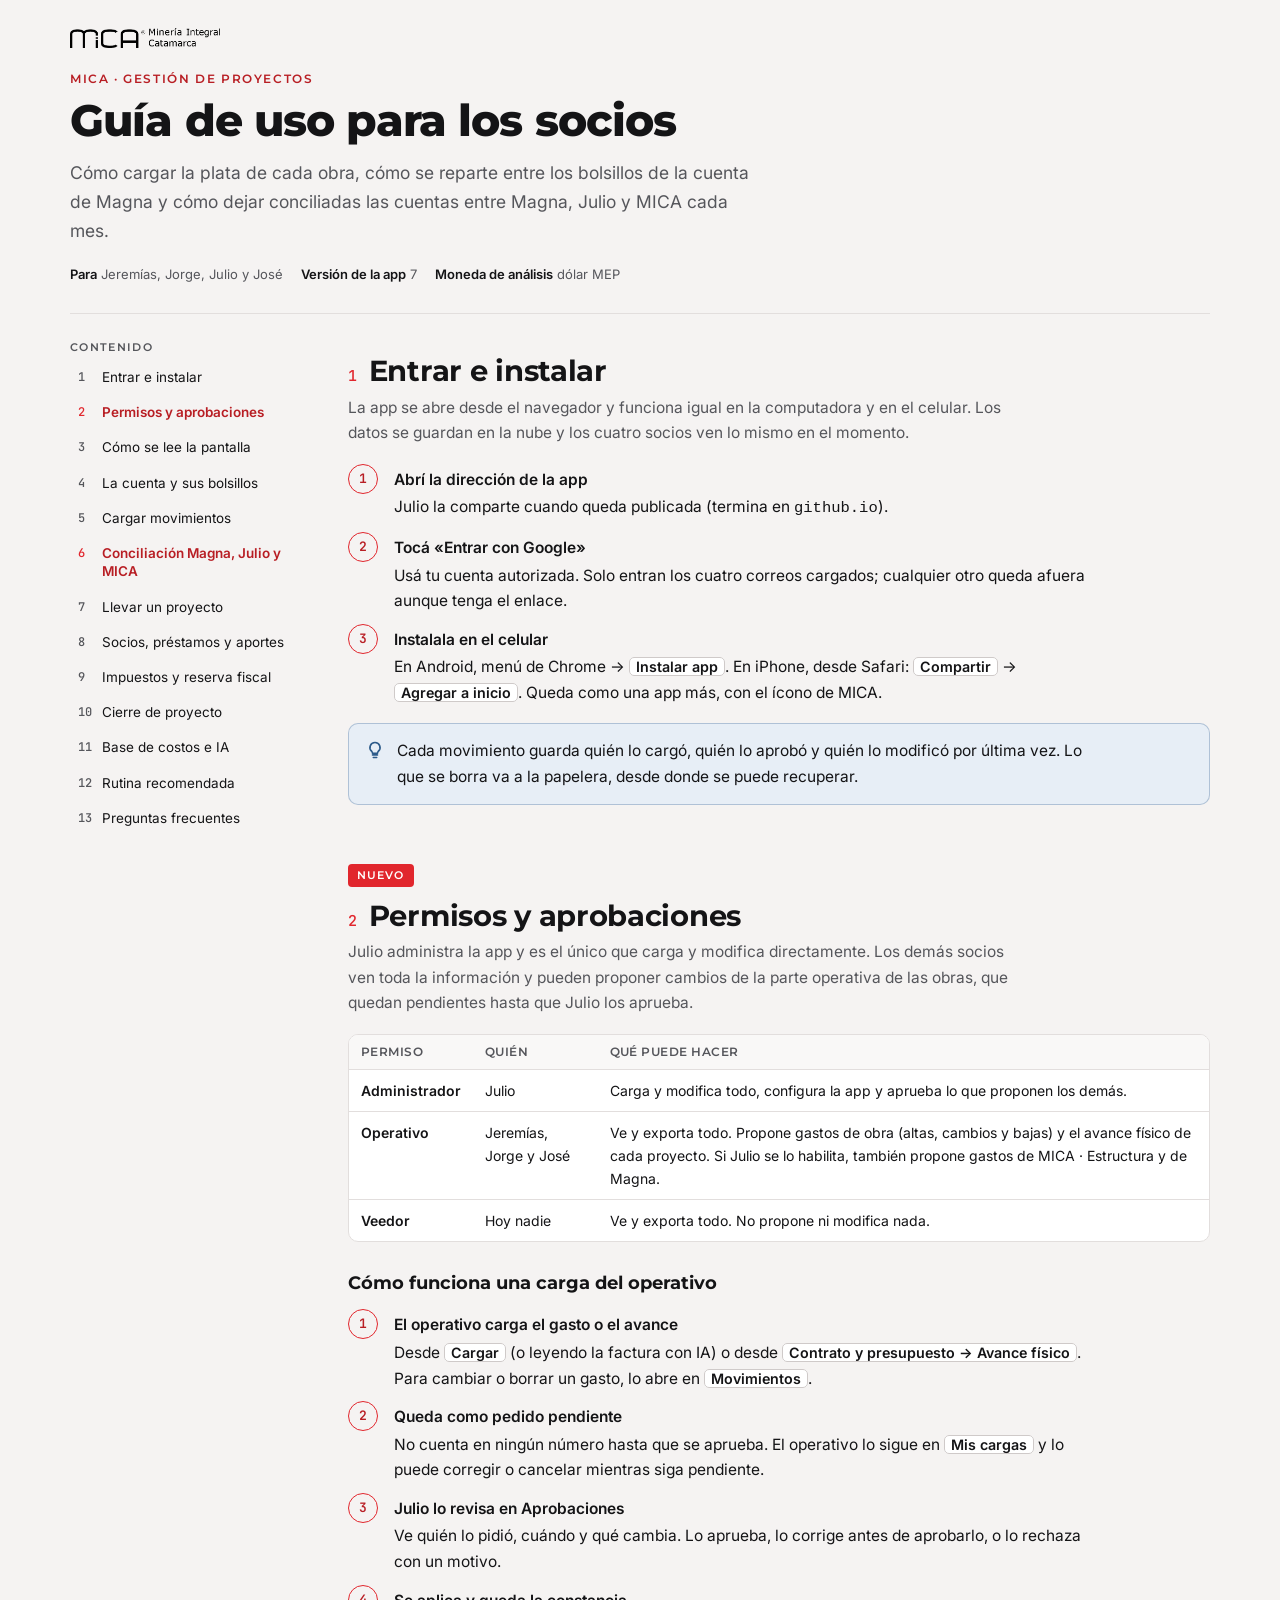
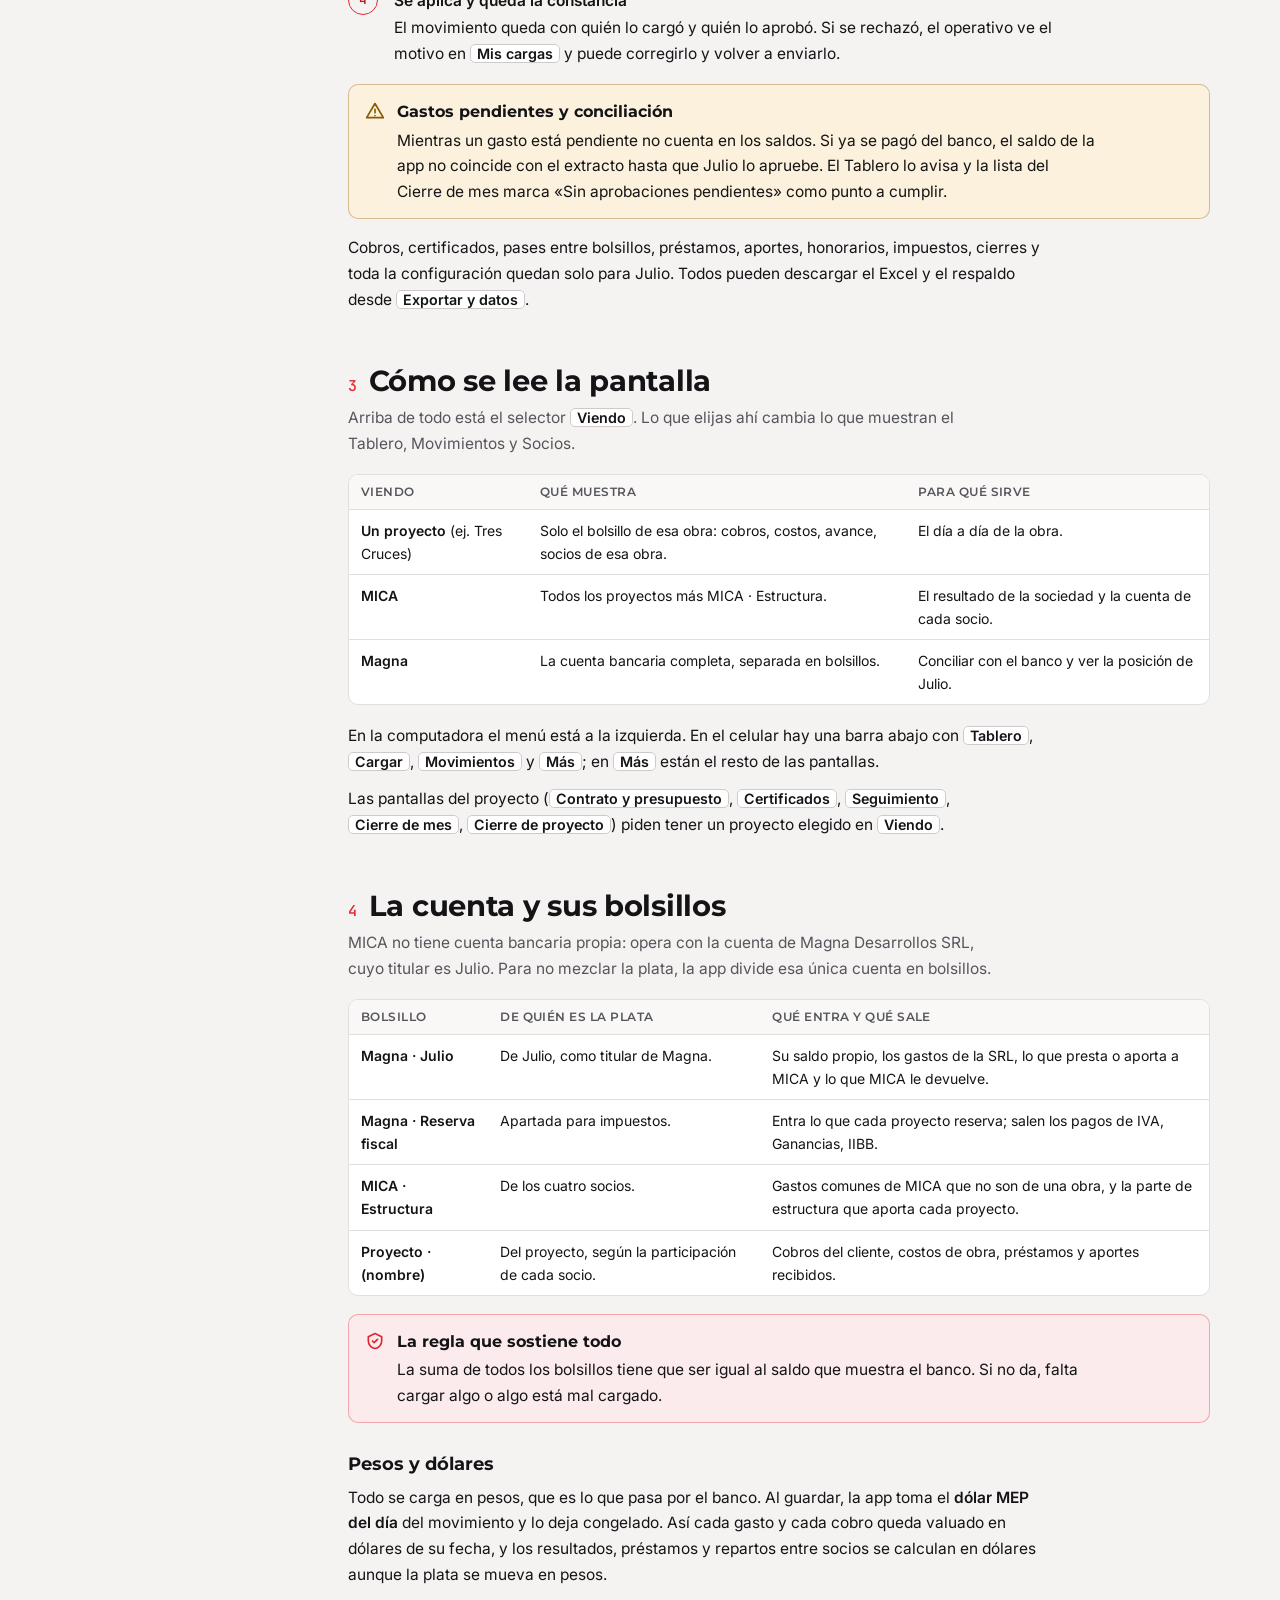
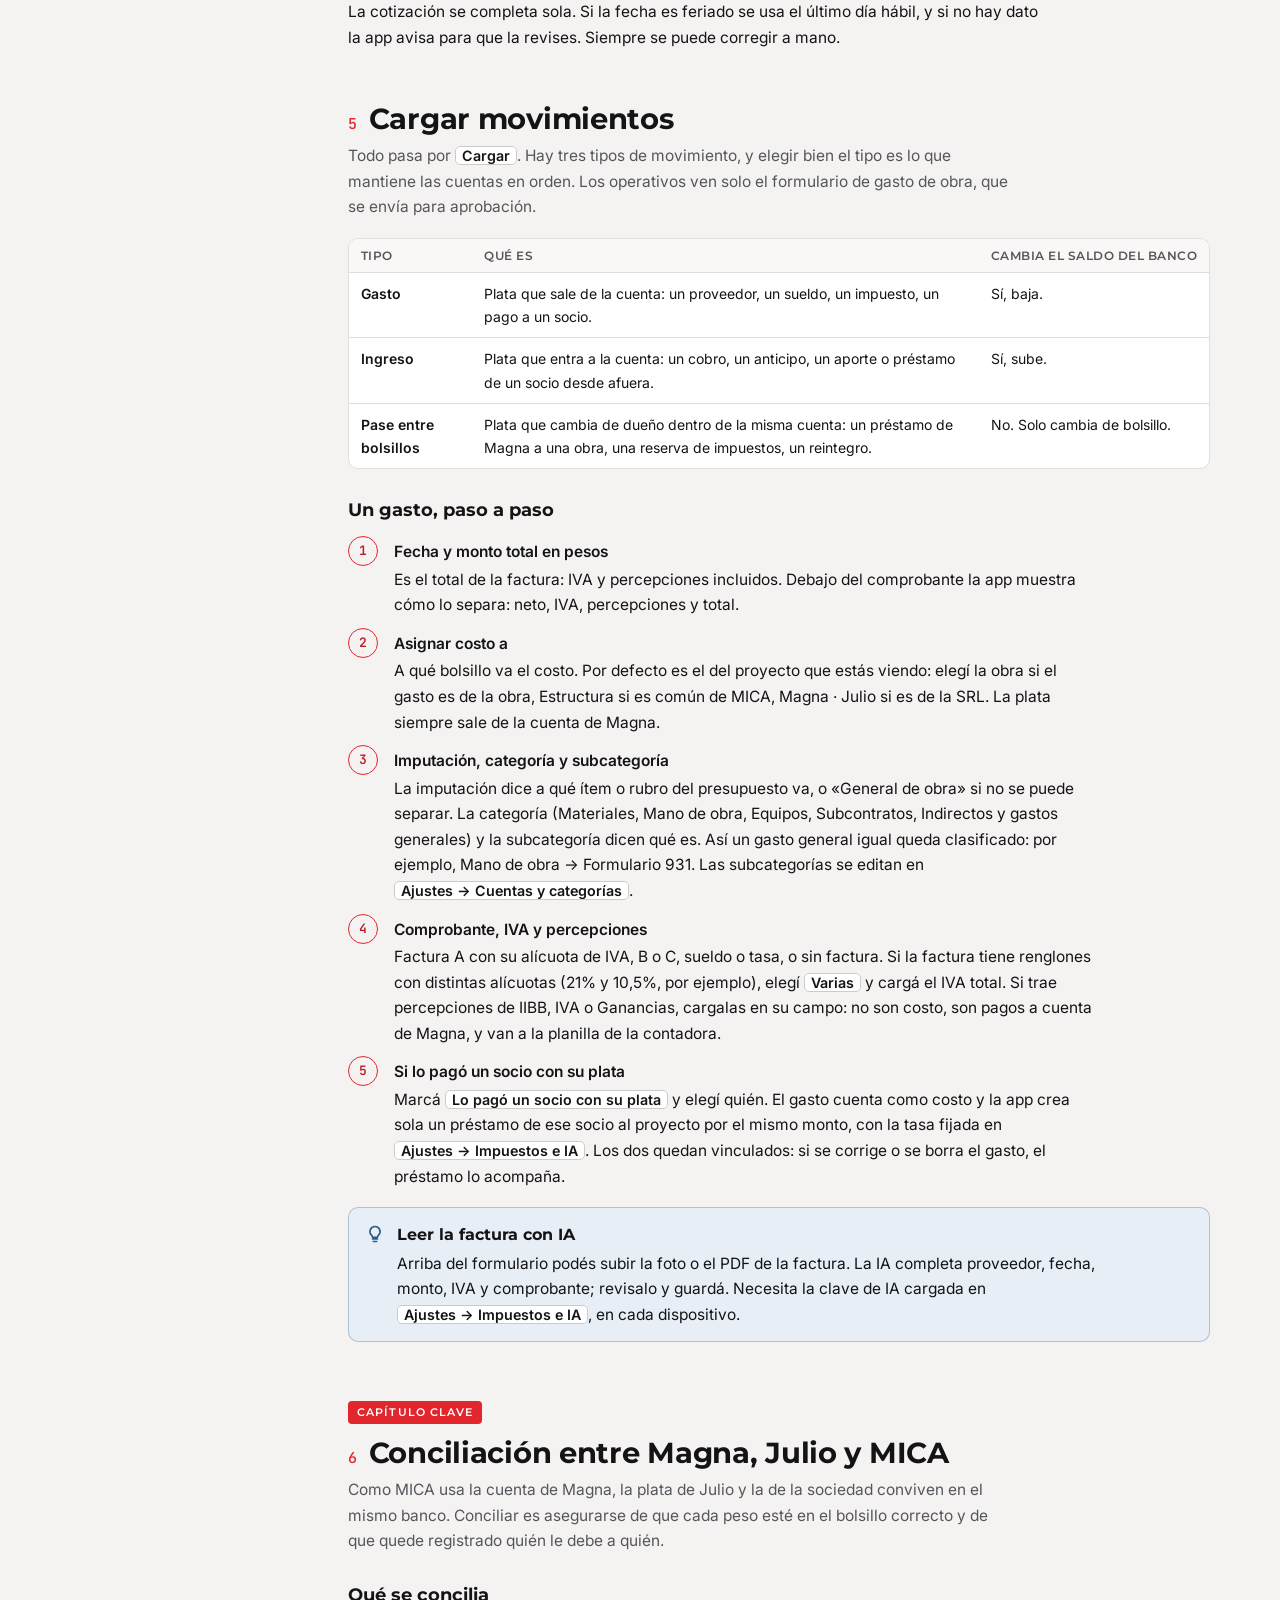
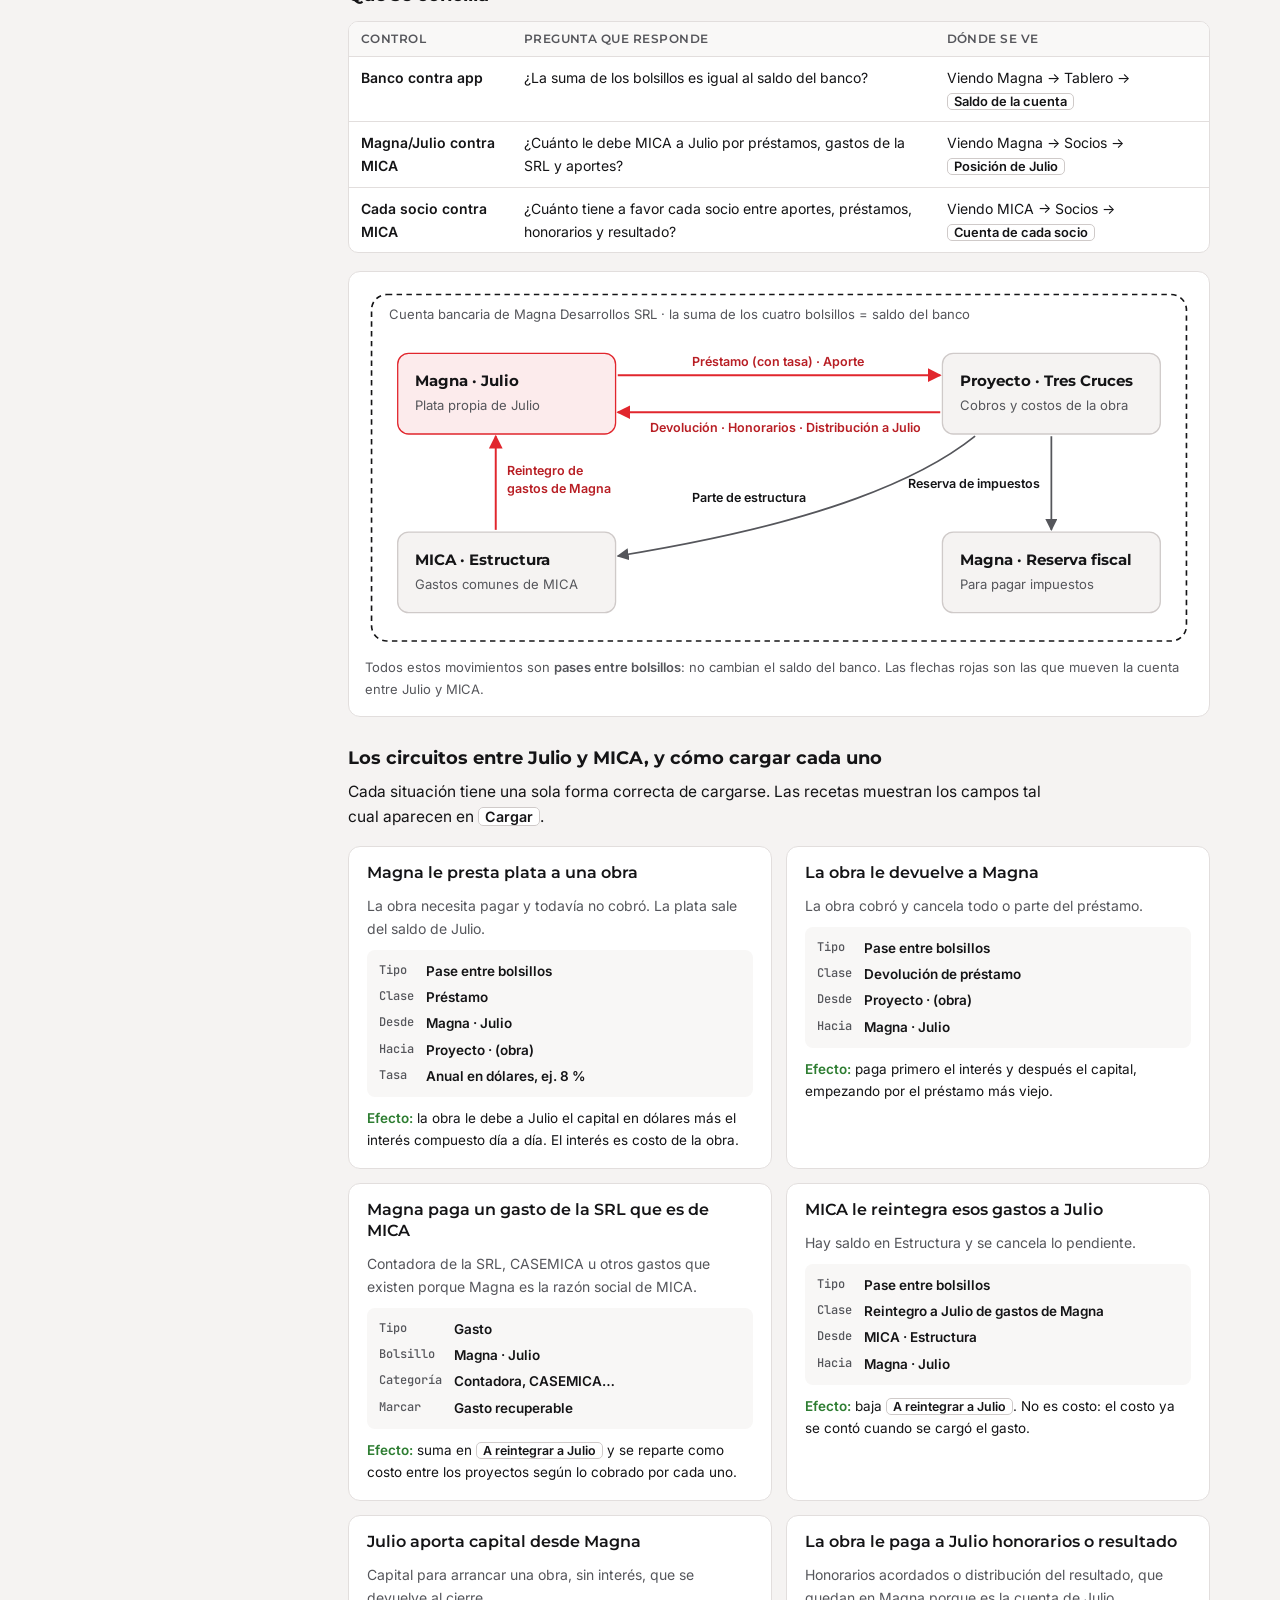
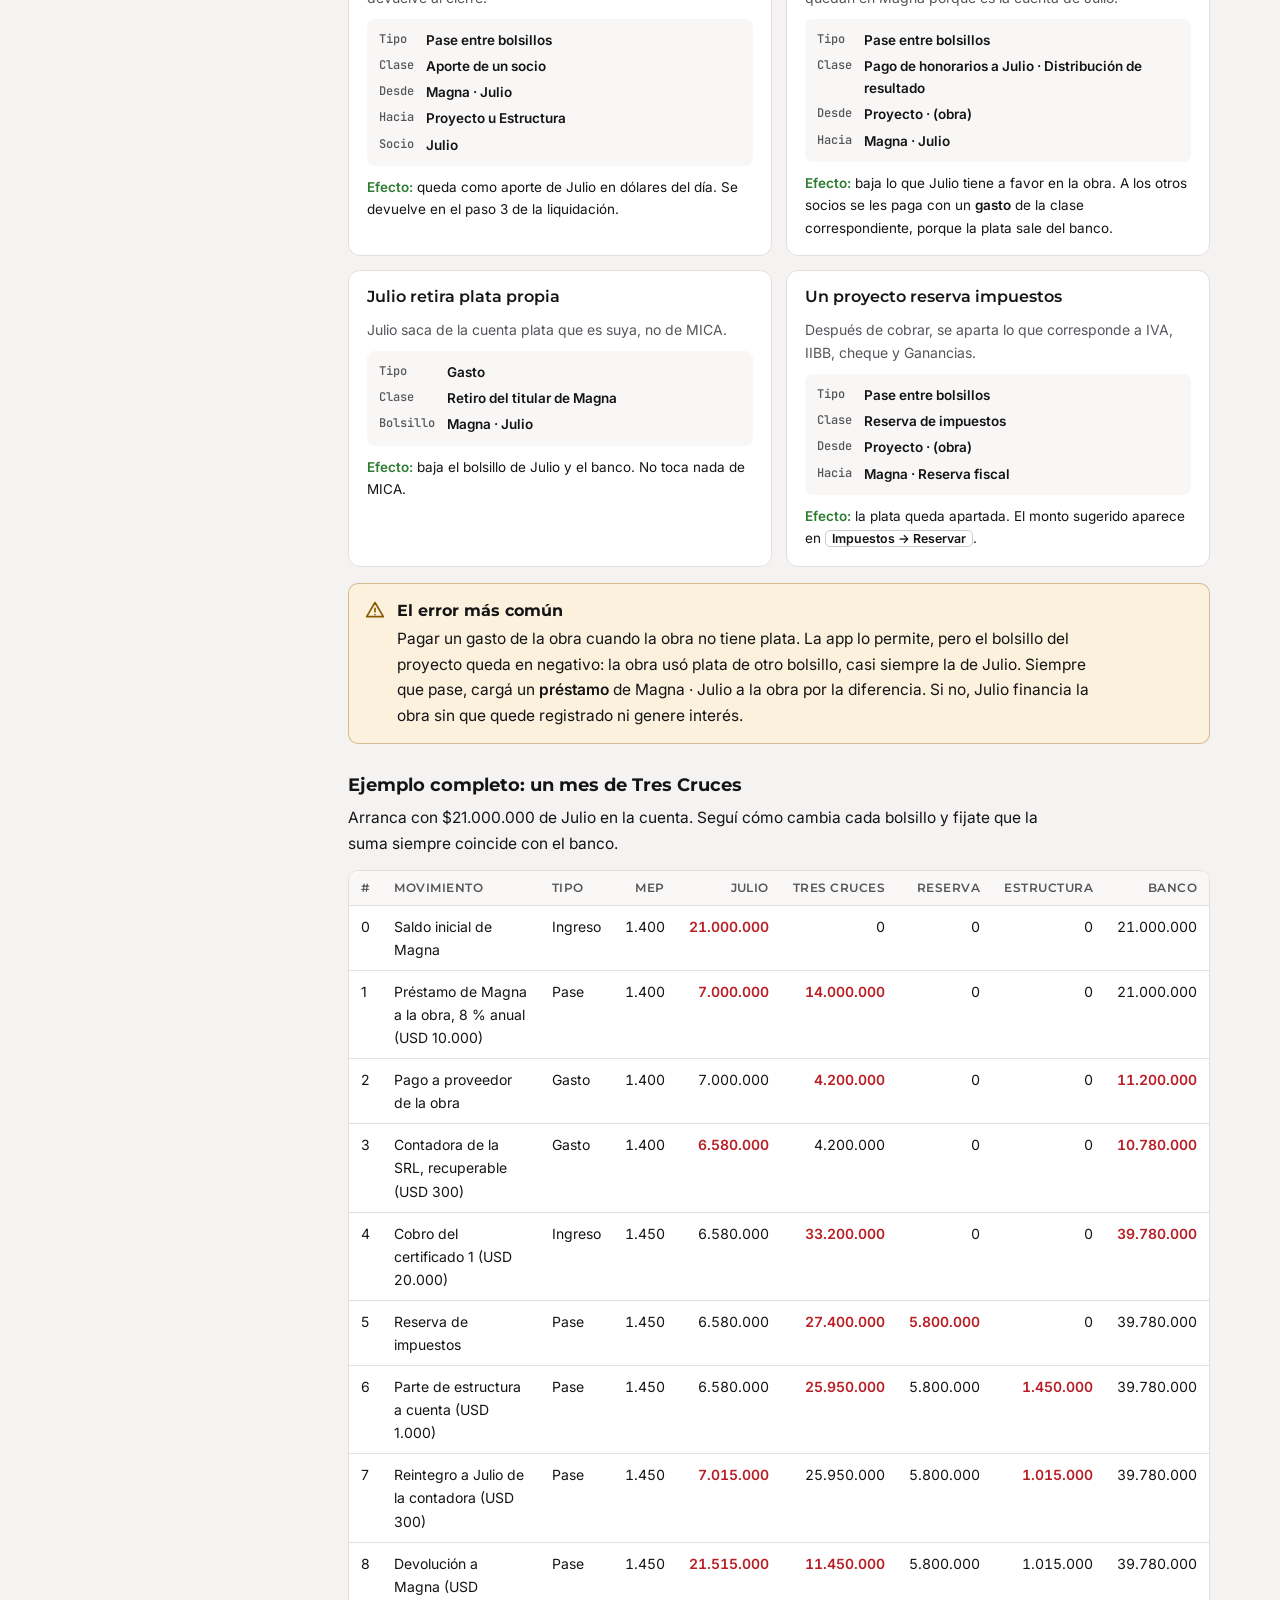
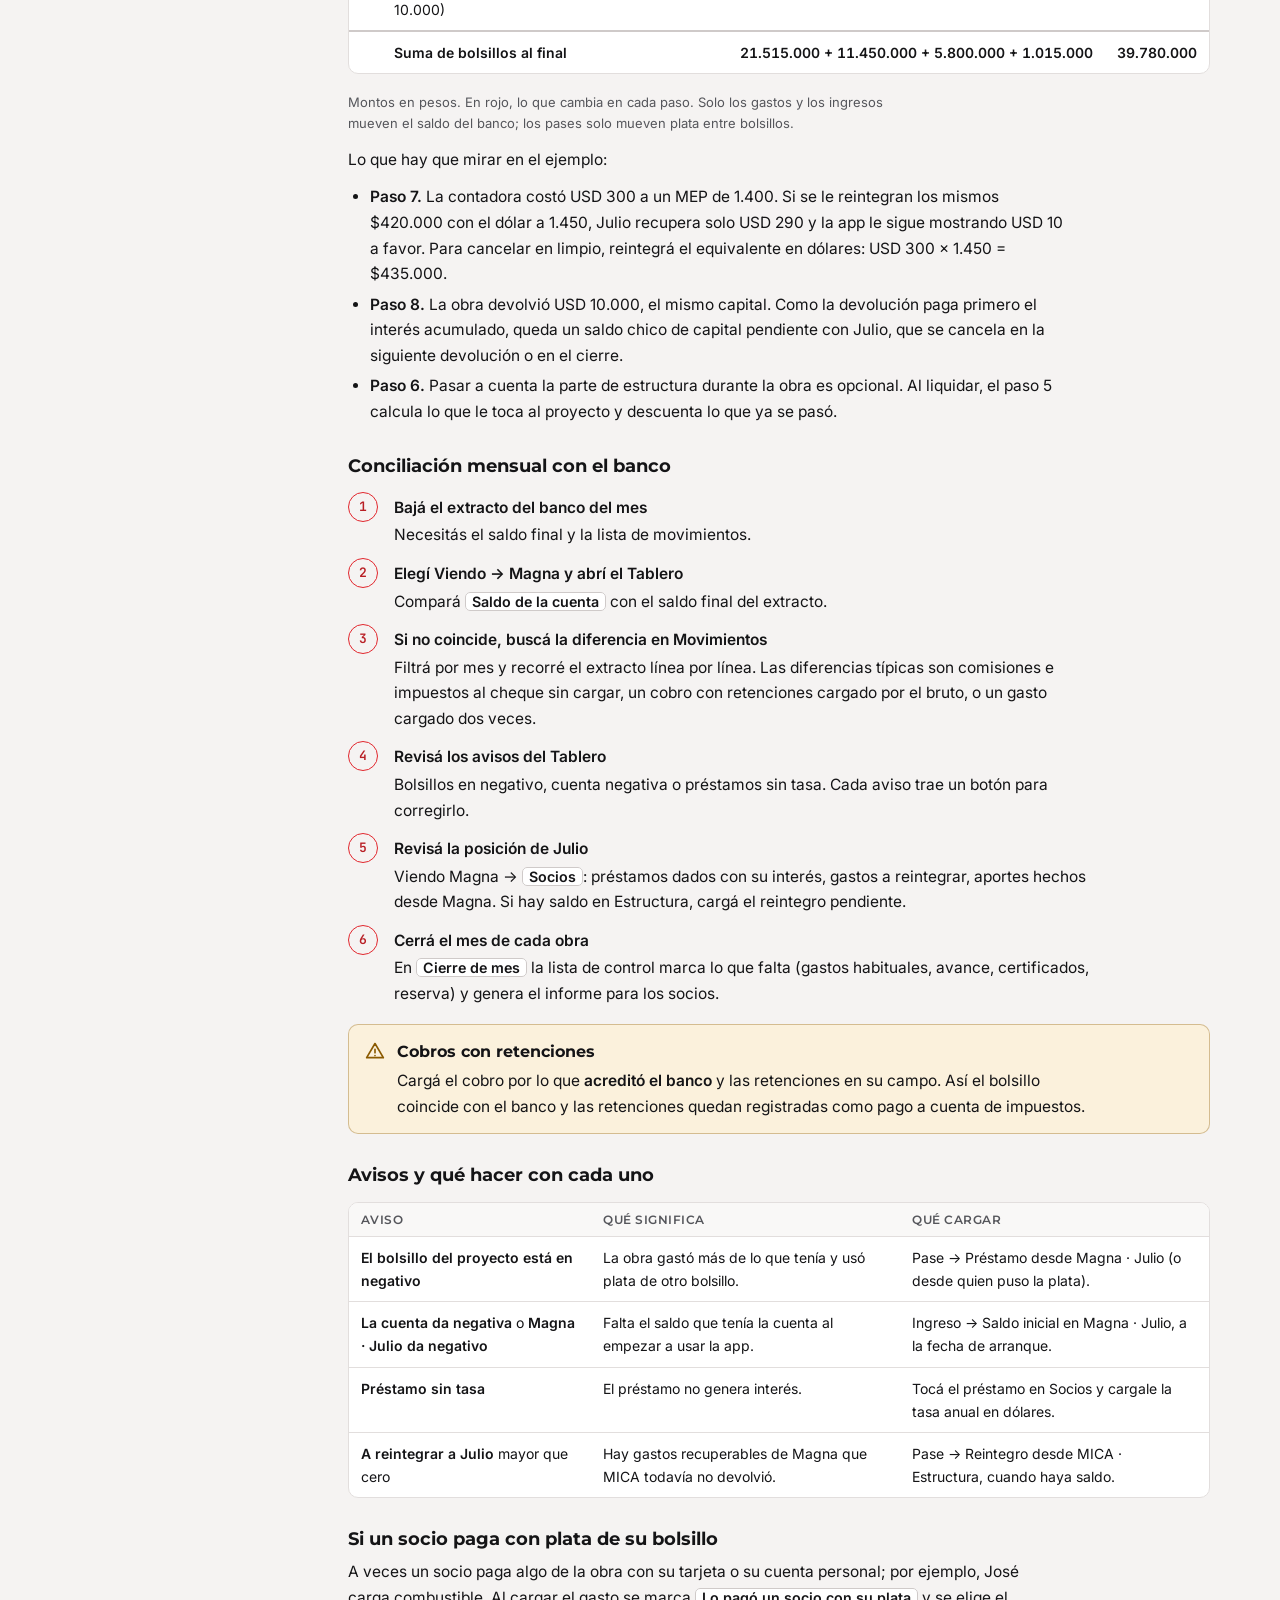
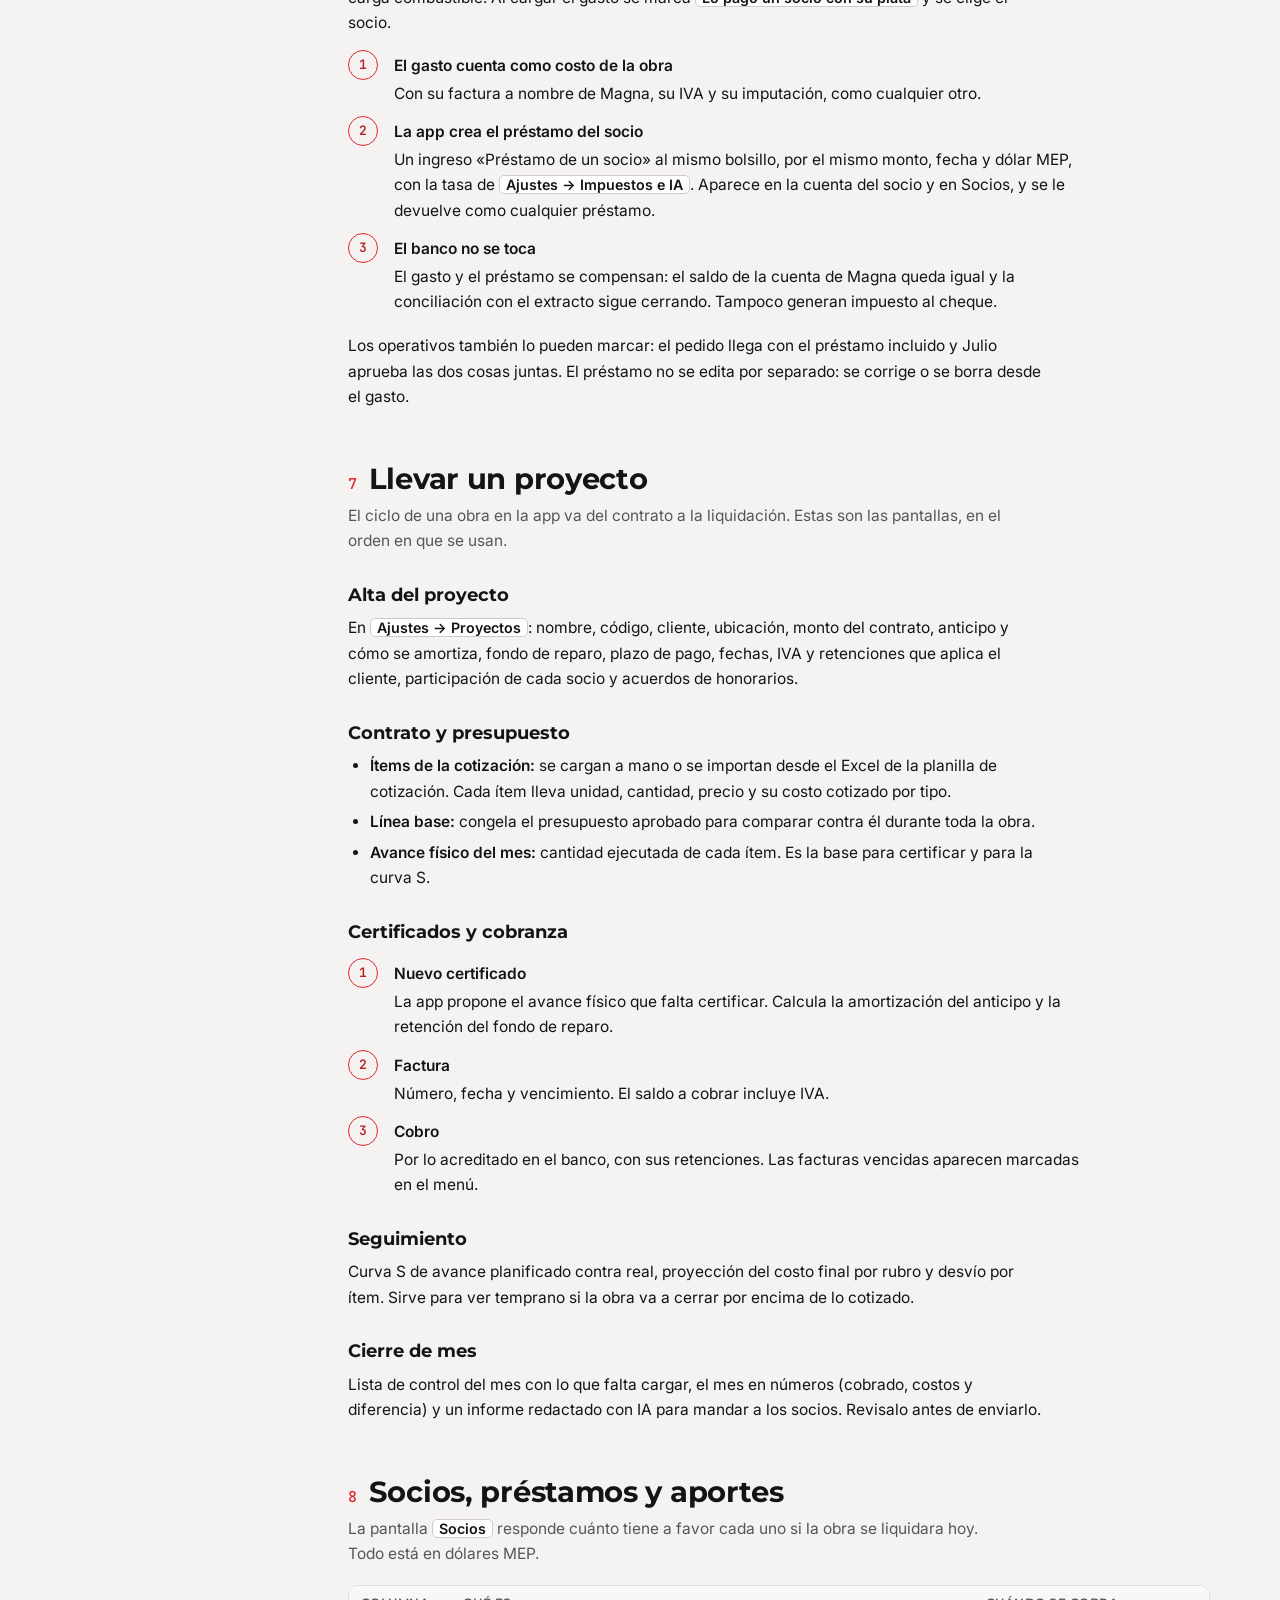
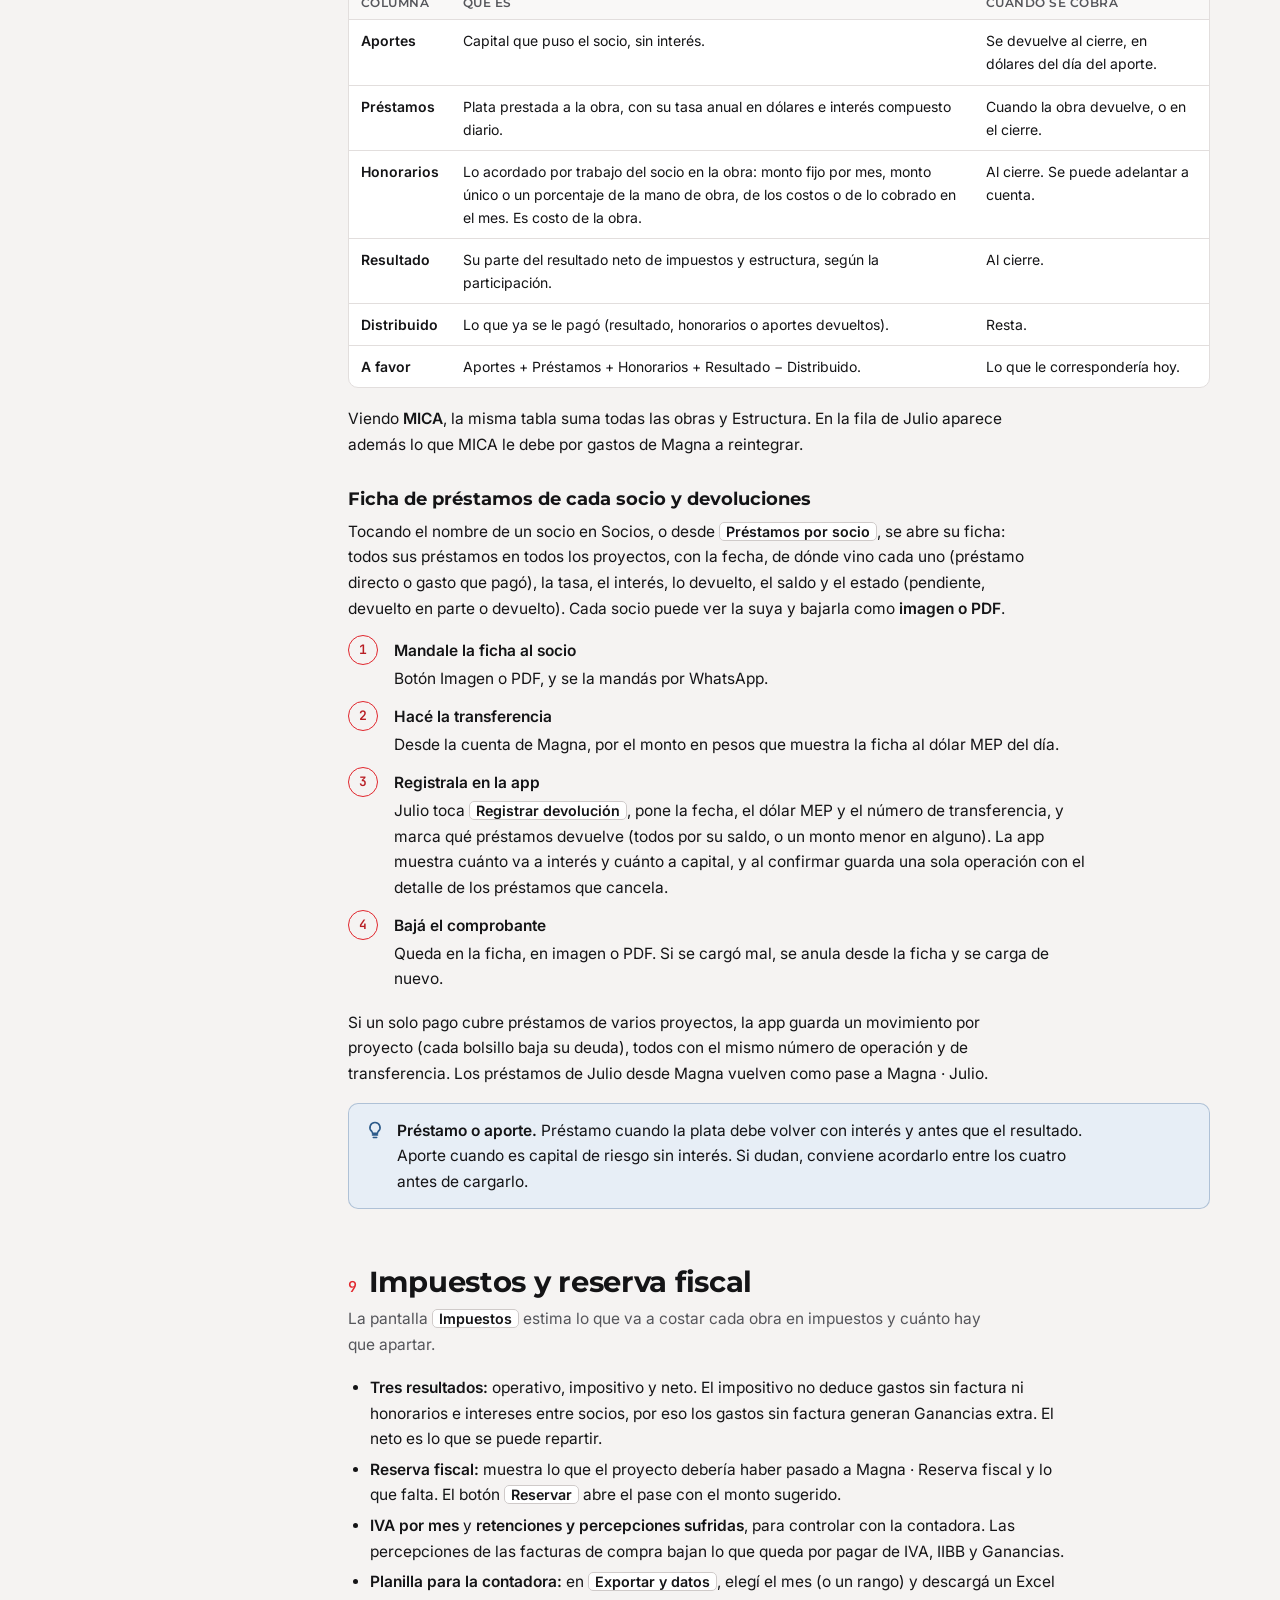
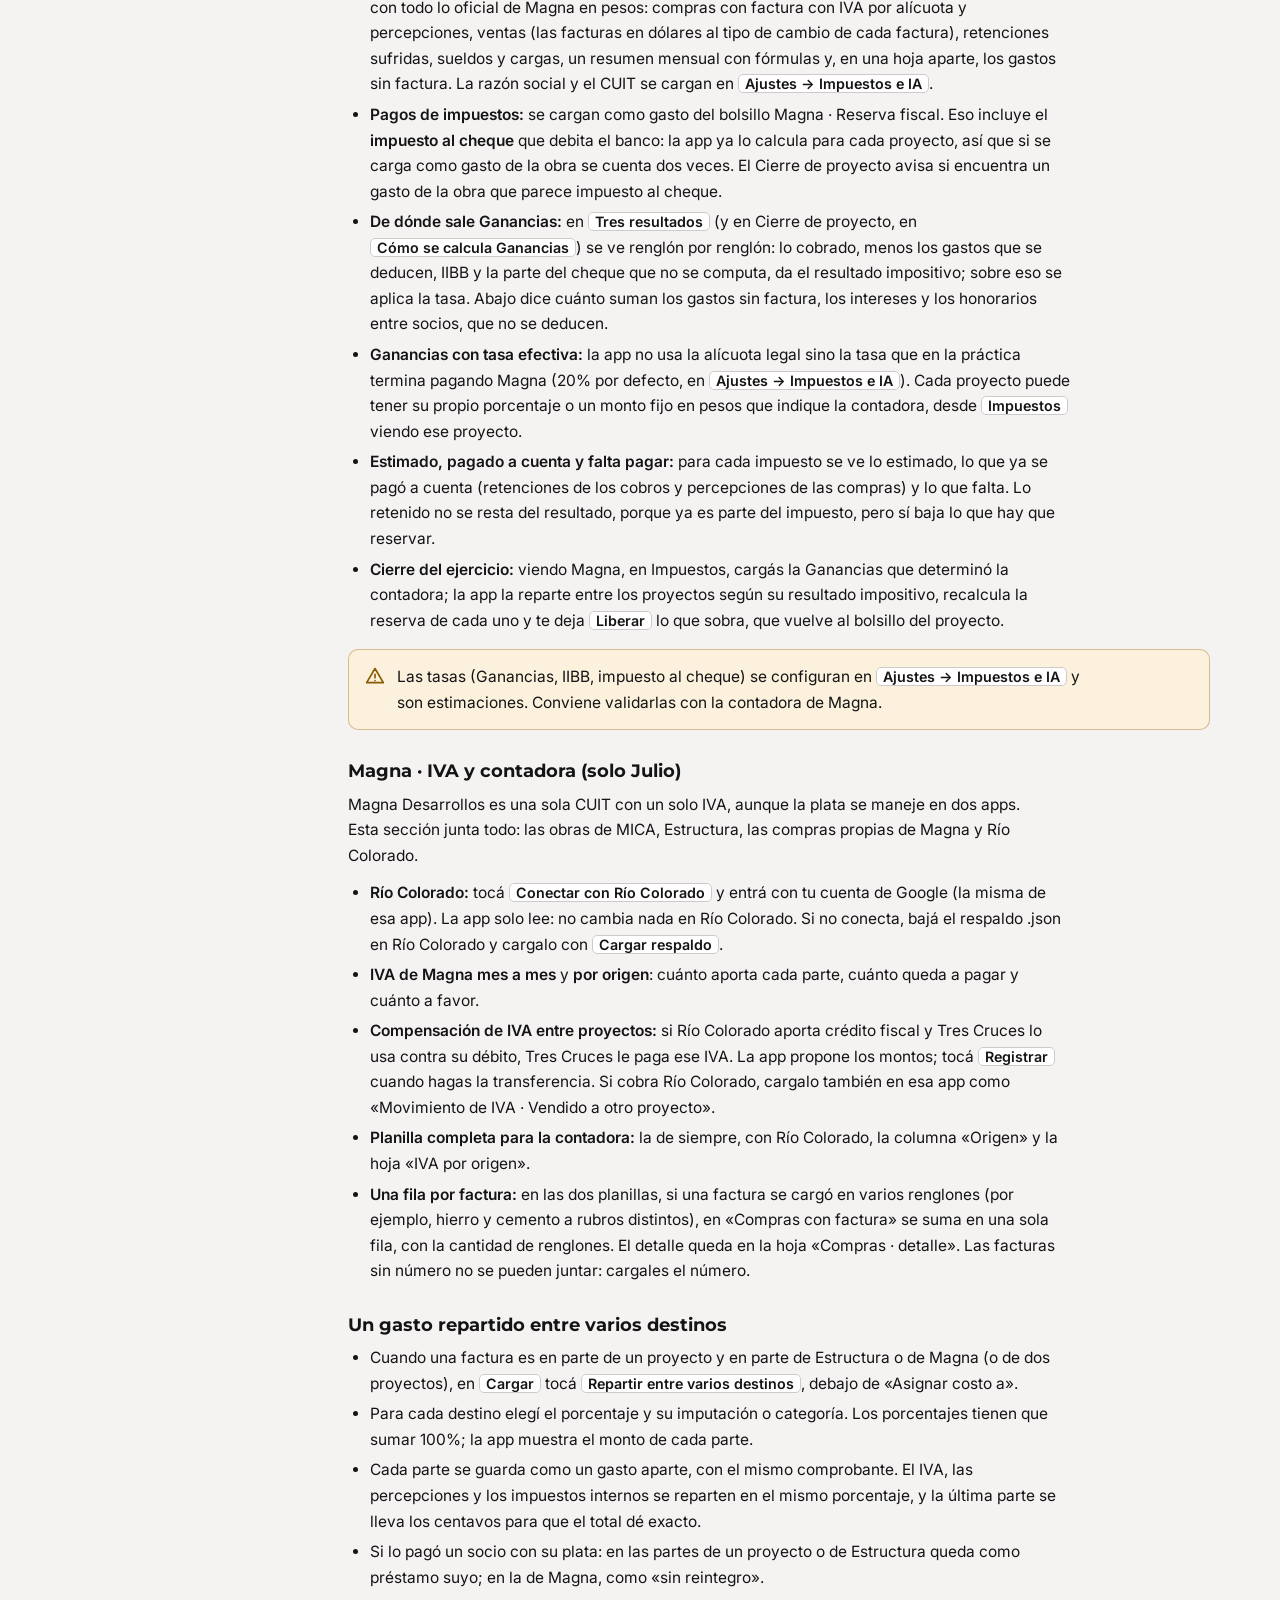
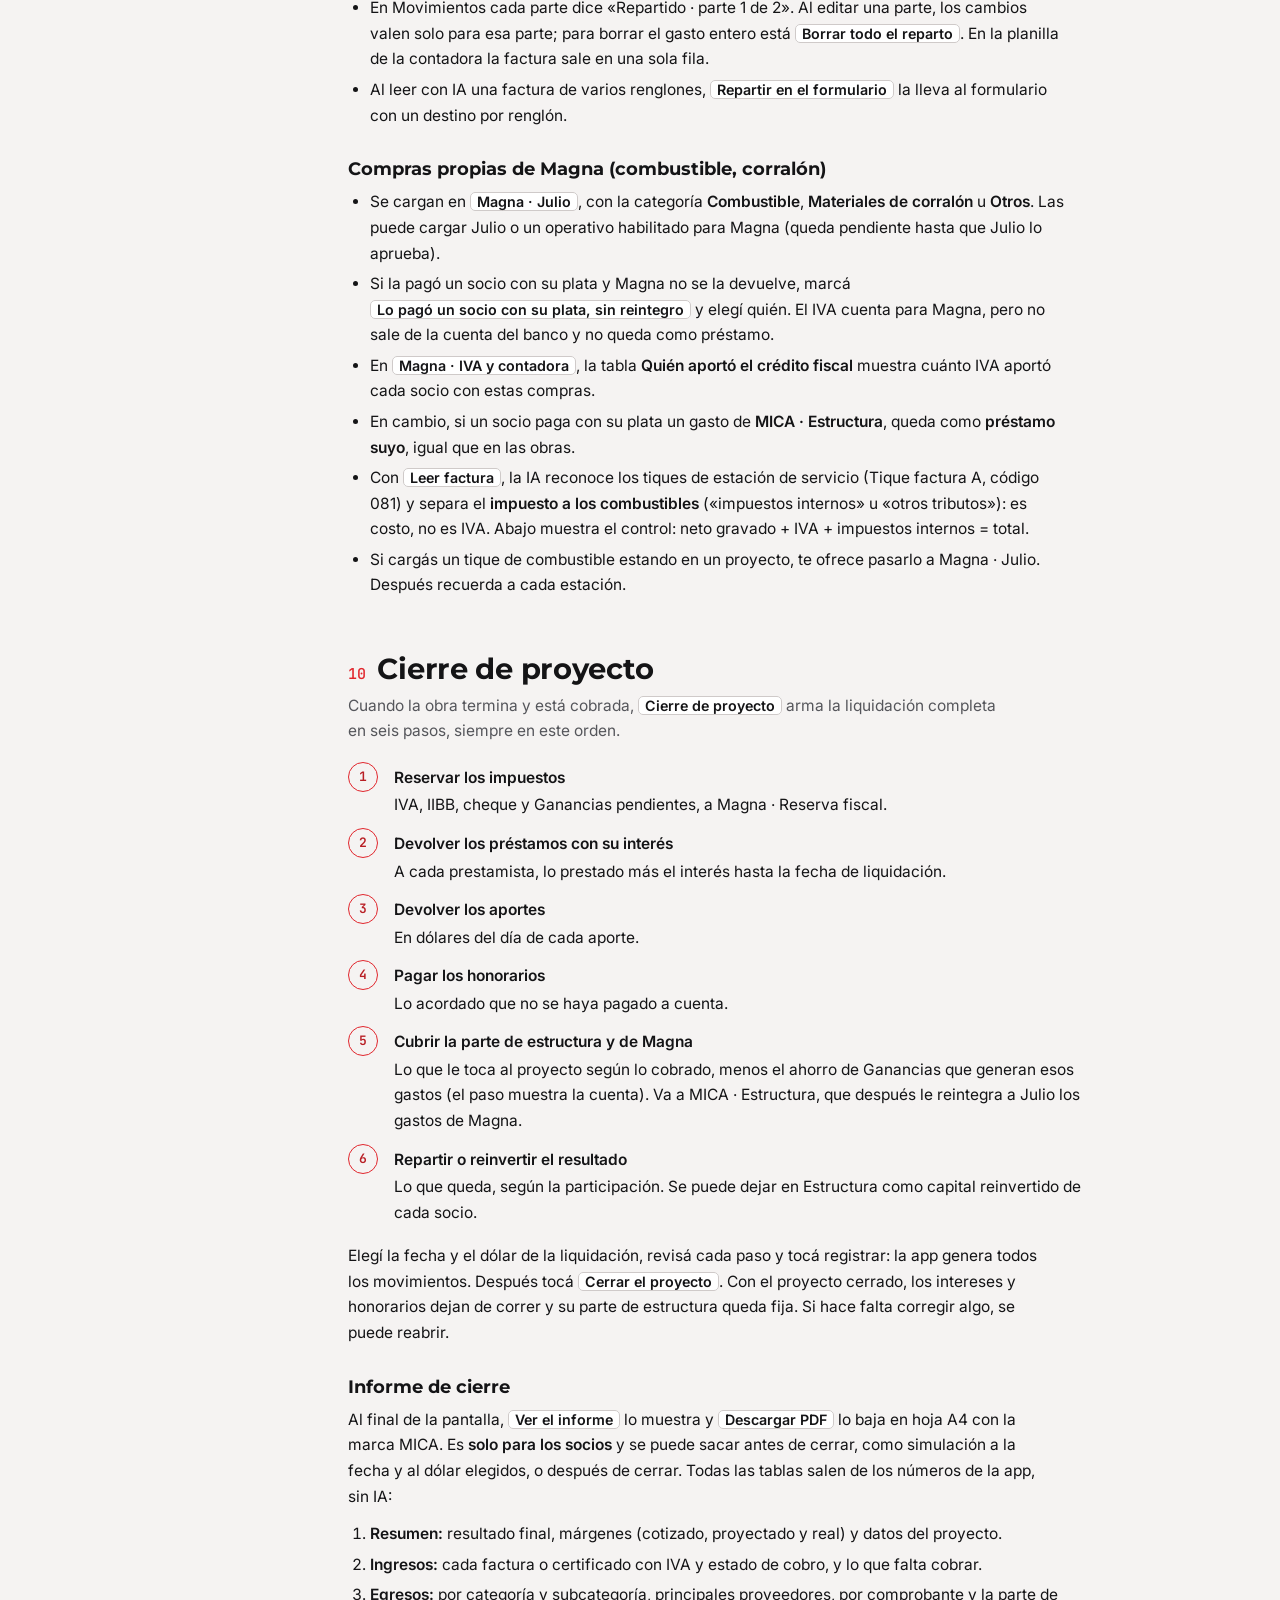
<file: ayuda.html>
<!doctype html>
<html lang="es">
<head>
<meta charset="utf-8">
<meta name="viewport" content="width=device-width, initial-scale=1, viewport-fit=cover">
<link rel="icon" href="img/favicon.ico" sizes="any">
<link rel="icon" type="image/png" sizes="32x32" href="img/favicon-32.png">
<link rel="apple-touch-icon" href="img/apple-touch-icon.png">
<title>Guía MICA Gestión</title>
<link rel="preconnect" href="https://fonts.googleapis.com">
<link rel="preconnect" href="https://fonts.gstatic.com" crossorigin>
<link rel="stylesheet" href="https://fonts.googleapis.com/css2?family=Montserrat:wght@600;700;800&family=Inter:wght@400;500;600&family=JetBrains+Mono:wght@500&display=swap">
<style>
/* Manual de uso: índice fijo a la izquierda en escritorio, columna de lectura de ~70 caracteres; recetas de carga con los mismos campos que el formulario de la app. */
:root {
  --rojo: #E1262D;
  --rojo-tinta: #B81E24;
  --rojo-suave: #FCEBEC;
  --fondo: #F5F3F2;
  --panel: #FFFFFF;
  --tinta: #141416;
  --tinta-2: #55565B;
  --linea: #E2DEDD;
  --linea-2: #CFCAC9;
  --verde: #2E7D32;
  --verde-suave: #E6F1E7;
  --ambar: #8A5A00;
  --ambar-suave: #FBF1DC;
  --azul: #2D5B8A;
  --azul-suave: #E7EEF6;
  --f-titulo: "Montserrat", "Segoe UI", Arial, sans-serif;
  --f-cuerpo: "Inter", "Segoe UI", Arial, sans-serif;
  --f-dato: "JetBrains Mono", ui-monospace, Consolas, monospace;
  --logo-claro: block;
  --logo-oscuro: none;
}
@media (prefers-color-scheme: dark) {
  :root:not([data-theme="light"]) {
    --rojo: #F0444A; --rojo-tinta: #FF7A7E; --rojo-suave: #3A1B1D;
    --fondo: #121214; --panel: #1C1C1F; --tinta: #EDEBEA; --tinta-2: #A9A7A6;
    --linea: #2E2E32; --linea-2: #45454A;
    --verde: #7BC47F; --verde-suave: #1A2B1B; --ambar: #E8B65A; --ambar-suave: #2E2514;
    --azul: #8DB4DE; --azul-suave: #18232F;
    --logo-claro: none; --logo-oscuro: block; color-scheme: dark;
  }
}
:root[data-theme="dark"] {
  --rojo: #F0444A; --rojo-tinta: #FF7A7E; --rojo-suave: #3A1B1D;
  --fondo: #121214; --panel: #1C1C1F; --tinta: #EDEBEA; --tinta-2: #A9A7A6;
  --linea: #2E2E32; --linea-2: #45454A;
  --verde: #7BC47F; --verde-suave: #1A2B1B; --ambar: #E8B65A; --ambar-suave: #2E2514;
  --azul: #8DB4DE; --azul-suave: #18232F;
  --logo-claro: none; --logo-oscuro: block; color-scheme: dark;
}
* { box-sizing: border-box; }
html { scroll-behavior: smooth; scroll-padding-top: 16px; }
@media (prefers-reduced-motion: reduce) { html { scroll-behavior: auto; } }
body { background: var(--fondo); color: var(--tinta); font: 15.5px/1.65 var(--f-cuerpo); margin: 0; }
a { color: var(--rojo-tinta); text-underline-offset: 2px; }
a:focus-visible, button:focus-visible { outline: 2px solid var(--rojo); outline-offset: 2px; border-radius: 3px; }

.marco { max-width: 1180px; margin: 0 auto; padding-inline: 20px; display: grid; grid-template-columns: 230px minmax(0, 1fr); gap: 48px; }
@media (max-width: 900px) { .marco { grid-template-columns: minmax(0, 1fr); gap: 0; padding-inline: 16px; } }

.cabeza { max-width: 1180px; margin: 0 auto; padding-inline: 20px; padding-block: 28px 0; }
@media (max-width: 900px) { .cabeza { padding-inline: 16px; padding-block: 20px 0; } }
.portada img { width: 150px; height: auto; margin-bottom: 26px; }
/* índice */
.indice { position: sticky; top: env(safe-area-inset-top, 0px); align-self: start; max-height: 100vh; overflow-y: auto; padding-block: 28px; }
.logo-claro { display: var(--logo-claro); } .logo-oscuro { display: var(--logo-oscuro); }
.indice p { font: 600 11px/1 var(--f-titulo); letter-spacing: .12em; text-transform: uppercase; color: var(--tinta-2); margin: 0 0 10px; }
.indice ol { list-style: none; margin: 0; padding: 0; display: grid; gap: 2px; counter-reset: i; }
.indice li a { display: grid; grid-template-columns: 24px 1fr; padding: 5px 8px; border-radius: 6px; color: var(--tinta); text-decoration: none; font-size: 13.5px; line-height: 1.35; }
.indice li a::before { counter-increment: i; content: counter(i); font: 500 12px/1.5 var(--f-dato); color: var(--tinta-2); }
.indice li a:hover { background: var(--panel); }
.indice li a.clave { color: var(--rojo-tinta); font-weight: 600; }
.indice li a.clave::before { color: var(--rojo); }
@media (max-width: 900px) {
  .indice { position: static; max-height: none; padding-block: 20px 0; }
  .indice ol { grid-template-columns: repeat(auto-fill, minmax(min(100%, 230px), 1fr)); background: var(--panel); border: 1px solid var(--linea); border-radius: 10px; padding: 8px; }
}

/* contenido */
main { padding-block: 0 80px; min-width: 0; }
.portada { padding-bottom: 28px; border-bottom: 1px solid var(--linea); }
.eyebrow { font: 600 11.5px/1 var(--f-titulo); letter-spacing: .14em; text-transform: uppercase; color: var(--rojo-tinta); margin: 0 0 12px; }
h1 { font: 800 clamp(30px, 5vw, 44px)/1.08 var(--f-titulo); letter-spacing: -.02em; margin: 0 0 14px; text-wrap: balance; }
.bajada { font-size: 17.5px; color: var(--tinta-2); max-width: 62ch; margin: 0; }
.meta { display: flex; flex-wrap: wrap; gap: 8px 18px; margin-top: 18px; font-size: 13px; color: var(--tinta-2); }
.meta b { color: var(--tinta); font-weight: 600; }

section.cap { padding-top: 40px; }
h2 { font: 700 clamp(23px, 3.2vw, 29px)/1.2 var(--f-titulo); letter-spacing: -.01em; margin: 0 0 6px; text-wrap: balance; display: flex; gap: 12px; align-items: baseline; }
h2 .n { font: 500 15px/1 var(--f-dato); color: var(--rojo); flex: none; }
.cap > .intro { color: var(--tinta-2); margin: 0 0 18px; max-width: 66ch; }
h3 { font: 700 18px/1.3 var(--f-titulo); margin: 30px 0 8px; text-wrap: balance; }
h4 { font: 600 15px/1.35 var(--f-titulo); margin: 20px 0 6px; }
p, li { max-width: 70ch; }
p { margin: 0 0 12px; }
ul, ol { margin: 0 0 14px; padding-left: 22px; }
li { margin-bottom: 5px; }
strong { font-weight: 600; }
.ui { font-weight: 600; white-space: nowrap; color: var(--tinta); background: var(--panel); border: 1px solid var(--linea-2); border-radius: 5px; padding: 0 6px; font-size: .92em; }
.num { font-variant-numeric: tabular-nums; }

/* capítulo destacado */
.destacado { position: relative; }
.destacado .sello { display: inline-block; font: 600 11px/1 var(--f-titulo); letter-spacing: .1em; text-transform: uppercase; background: var(--rojo); color: #fff; padding: 6px 9px; border-radius: 4px; margin-bottom: 12px; }

/* avisos */
.nota { display: grid; grid-template-columns: auto minmax(0, 1fr); gap: 12px; padding: 14px 16px; border-radius: 10px; margin: 16px 0; border: 1px solid; }
.nota > svg { width: 20px; height: 20px; margin-top: 2px; }
.nota p:last-child, .nota ul:last-child { margin-bottom: 0; }
.nota-regla { background: var(--rojo-suave); border-color: color-mix(in srgb, var(--rojo) 35%, transparent); }
.nota-regla > svg { color: var(--rojo); }
.nota-ojo { background: var(--ambar-suave); border-color: color-mix(in srgb, var(--ambar) 35%, transparent); }
.nota-ojo > svg { color: var(--ambar); }
.nota-tip { background: var(--azul-suave); border-color: color-mix(in srgb, var(--azul) 30%, transparent); }
.nota-tip > svg { color: var(--azul); }
.nota b.t { display: block; font-family: var(--f-titulo); margin-bottom: 3px; }

/* tablas */
.tabla-env { overflow-x: auto; margin: 14px 0 18px; border: 1px solid var(--linea); border-radius: 10px; background: var(--panel); }
table { border-collapse: collapse; width: 100%; font-size: 14px; }
th, td { text-align: left; padding: 9px 12px; border-bottom: 1px solid var(--linea); vertical-align: top; }
th { font: 600 12px/1.3 var(--f-titulo); letter-spacing: .04em; text-transform: uppercase; color: var(--tinta-2); background: color-mix(in srgb, var(--fondo) 60%, var(--panel)); white-space: nowrap; }
tr:last-child td { border-bottom: 0; }
td.n, th.n { text-align: right; font-variant-numeric: tabular-nums; white-space: nowrap; }
tr.total td { font-weight: 600; border-top: 2px solid var(--linea-2); }
td.cambio { color: var(--rojo-tinta); font-weight: 600; }
.chico { font-size: 13px; color: var(--tinta-2); }

/* recetas de carga */
.recetas { display: grid; grid-template-columns: repeat(auto-fill, minmax(min(100%, 320px), 1fr)); gap: 14px; margin: 16px 0 8px; }
.receta { background: var(--panel); border: 1px solid var(--linea); border-radius: 12px; padding: 16px 18px; display: flex; flex-direction: column; gap: 10px; min-width: 0; }
.receta h4 { margin: 0; font-size: 15.5px; }
.receta .cuando { margin: 0; font-size: 14px; color: var(--tinta-2); }
.campos { display: grid; grid-template-columns: auto minmax(0, 1fr); gap: 4px 12px; margin: 0; font-size: 13.5px; padding: 10px 12px; border-radius: 8px; background: color-mix(in srgb, var(--fondo) 70%, var(--panel)); }
.campos dt { font: 500 12px/1.7 var(--f-dato); color: var(--tinta-2); }
.campos dd { margin: 0; font-weight: 600; }
.receta .efecto { margin: 0; font-size: 13.5px; }
.receta .efecto b { color: var(--verde); font-weight: 600; }

/* diagrama */
.diagrama { background: var(--panel); border: 1px solid var(--linea); border-radius: 12px; padding: 16px; margin: 16px 0; overflow-x: auto; }
.diagrama svg { display: block; width: 100%; min-width: 640px; height: auto; }
.diagrama .caja { fill: var(--fondo); stroke: var(--linea-2); stroke-width: 1.2; }
.diagrama .caja-banco { fill: var(--panel); stroke: var(--tinta); stroke-width: 1.5; stroke-dasharray: 5 4; }
.diagrama .caja-julio { fill: var(--rojo-suave); stroke: var(--rojo); }
.diagrama .t1 { font: 700 14px var(--f-titulo); fill: var(--tinta); }
.diagrama .t2 { font: 400 12px var(--f-cuerpo); fill: var(--tinta-2); }
.diagrama .t3 { font: 600 11.5px var(--f-cuerpo); fill: var(--tinta); }
.diagrama .flecha { stroke: var(--tinta-2); stroke-width: 1.6; fill: none; }
.diagrama .flecha-r { stroke: var(--rojo); stroke-width: 1.8; fill: none; }
.diagrama .punta { fill: var(--tinta-2); }
.diagrama .punta-r { fill: var(--rojo); }
.diagrama .rot-r { font: 600 11.5px var(--f-cuerpo); fill: var(--rojo-tinta); }
.diagrama figcaption { font-size: 13px; color: var(--tinta-2); margin-top: 10px; }

/* pasos numerados (secuencias reales) */
ol.pasos { list-style: none; padding: 0; counter-reset: p; display: grid; gap: 10px; margin: 14px 0 18px; }
ol.pasos > li { counter-increment: p; display: grid; grid-template-columns: 34px minmax(0, 1fr); gap: 4px 12px; max-width: none; margin: 0; }
ol.pasos > li::before { content: counter(p); font: 600 13px/28px var(--f-dato); text-align: center; width: 28px; height: 28px; border-radius: 50%; border: 1.5px solid var(--rojo); color: var(--rojo-tinta); }
ol.pasos > li > div { min-width: 0; padding-top: 3px; }
ol.pasos > li p { margin: 2px 0 0; }

/* rutina */
.rutina { display: grid; grid-template-columns: repeat(auto-fill, minmax(min(100%, 250px), 1fr)); gap: 14px; margin: 16px 0; }
.rutina > div { background: var(--panel); border: 1px solid var(--linea); border-radius: 12px; padding: 16px 18px; min-width: 0; }
.rutina h4 { margin: 0 0 8px; display: flex; justify-content: space-between; gap: 8px; }
.rutina h4 span { font: 500 11.5px/1.6 var(--f-dato); color: var(--tinta-2); }
.rutina ul { list-style: none; padding: 0; margin: 0; display: grid; gap: 7px; font-size: 14px; }
.rutina li { display: grid; grid-template-columns: 16px minmax(0, 1fr); gap: 8px; margin: 0; }
.rutina li::before { content: ""; width: 12px; height: 12px; border: 1.5px solid var(--linea-2); border-radius: 3px; margin-top: 5px; }

details { background: var(--panel); border: 1px solid var(--linea); border-radius: 10px; padding: 0 16px; margin-bottom: 8px; }
summary { cursor: pointer; padding: 13px 0; font-weight: 600; font-family: var(--f-titulo); font-size: 14.5px; }
details[open] summary { border-bottom: 1px solid var(--linea); margin-bottom: 12px; }
details > :last-child { margin-bottom: 14px; }

.pie { margin-top: 56px; padding-top: 20px; border-top: 1px solid var(--linea); font-size: 13px; color: var(--tinta-2); }
</style>
</head>
<body>


<svg width="0" height="0" style="position:absolute" aria-hidden="true">
  <symbol id="i-regla" viewBox="0 0 24 24"><path fill="none" stroke="currentColor" stroke-width="2" stroke-linecap="round" stroke-linejoin="round" d="M12 3l8 4v5c0 4.5-3.4 8.3-8 9-4.6-.7-8-4.5-8-9V7l8-4z M9 12l2 2 4-4"/></symbol>
  <symbol id="i-ojo" viewBox="0 0 24 24"><path fill="none" stroke="currentColor" stroke-width="2" stroke-linecap="round" stroke-linejoin="round" d="M12 3L2 20h20L12 3z M12 10v4 M12 17.5v.01"/></symbol>
  <symbol id="i-tip" viewBox="0 0 24 24"><path fill="none" stroke="currentColor" stroke-width="2" stroke-linecap="round" stroke-linejoin="round" d="M9 18h6 M10 21h4 M12 3a6 6 0 0 0-4 10.5c.8.8 1 1.5 1 2.5h6c0-1 .2-1.7 1-2.5A6 6 0 0 0 12 3z"/></symbol>
</svg>

<div class="cabeza">
    <header class="portada">
      <img class="logo-claro" src="img/logo-mica-negro.png" alt="MICA — Minería Integral Catamarca">
      <img class="logo-oscuro" src="img/logo-mica-blanco.png" alt="MICA — Minería Integral Catamarca">

      <p class="eyebrow">MICA · Gestión de proyectos</p>
      <h1>Guía de uso para los socios</h1>
      <p class="bajada">Cómo cargar la plata de cada obra, cómo se reparte entre los bolsillos de la cuenta de Magna y cómo dejar conciliadas las cuentas entre Magna, Julio y MICA cada mes.</p>
      <div class="meta"><span><b>Para</b> Jeremías, Jorge, Julio y José</span><span><b>Versión de la app</b> 7</span><span><b>Moneda de análisis</b> dólar MEP</span></div>
    </header>
</div>
<div class="marco">
  <nav class="indice" aria-label="Índice">
    <p>Contenido</p>
    <ol>
      <li><a href="#empezar">Entrar e instalar</a></li>
      <li><a href="#permisos" class="clave">Permisos y aprobaciones</a></li>
      <li><a href="#pantalla">Cómo se lee la pantalla</a></li>
      <li><a href="#bolsillos">La cuenta y sus bolsillos</a></li>
      <li><a href="#cargar">Cargar movimientos</a></li>
      <li><a href="#conciliacion" class="clave">Conciliación Magna, Julio y MICA</a></li>
      <li><a href="#proyecto">Llevar un proyecto</a></li>
      <li><a href="#socios">Socios, préstamos y aportes</a></li>
      <li><a href="#impuestos">Impuestos y reserva fiscal</a></li>
      <li><a href="#cierre">Cierre de proyecto</a></li>
      <li><a href="#base">Base de costos e IA</a></li>
      <li><a href="#rutina">Rutina recomendada</a></li>
      <li><a href="#preguntas">Preguntas frecuentes</a></li>
    </ol>
  </nav>

  <main>


    <!-- 1 -->
    <section class="cap" id="empezar">
      <h2><span class="n">1</span>Entrar e instalar</h2>
      <p class="intro">La app se abre desde el navegador y funciona igual en la computadora y en el celular. Los datos se guardan en la nube y los cuatro socios ven lo mismo en el momento.</p>
      <ol class="pasos">
        <li><div><strong>Abrí la dirección de la app</strong><p>Julio la comparte cuando queda publicada (termina en <code>github.io</code>).</p></div></li>
        <li><div><strong>Tocá «Entrar con Google»</strong><p>Usá tu cuenta autorizada. Solo entran los cuatro correos cargados; cualquier otro queda afuera aunque tenga el enlace.</p></div></li>
        <li><div><strong>Instalala en el celular</strong><p>En Android, menú de Chrome → <span class="ui">Instalar app</span>. En iPhone, desde Safari: <span class="ui">Compartir</span> → <span class="ui">Agregar a inicio</span>. Queda como una app más, con el ícono de MICA.</p></div></li>
      </ol>
      <div class="nota nota-tip"><svg><use href="#i-tip"/></svg><div><p>Cada movimiento guarda quién lo cargó, quién lo aprobó y quién lo modificó por última vez. Lo que se borra va a la papelera, desde donde se puede recuperar.</p></div></div>
    </section>

    <!-- permisos -->
    <section class="cap destacado" id="permisos">
      <span class="sello">Nuevo</span>
      <h2><span class="n">2</span>Permisos y aprobaciones</h2>
      <p class="intro">Julio administra la app y es el único que carga y modifica directamente. Los demás socios ven toda la información y pueden proponer cambios de la parte operativa de las obras, que quedan pendientes hasta que Julio los aprueba.</p>
      <div class="tabla-env"><table>
        <thead><tr><th>Permiso</th><th>Quién</th><th>Qué puede hacer</th></tr></thead>
        <tbody>
          <tr><td><strong>Administrador</strong></td><td>Julio</td><td>Carga y modifica todo, configura la app y aprueba lo que proponen los demás.</td></tr>
          <tr><td><strong>Operativo</strong></td><td>Jeremías, Jorge y José</td><td>Ve y exporta todo. Propone gastos de obra (altas, cambios y bajas) y el avance físico de cada proyecto. Si Julio se lo habilita, también propone gastos de MICA · Estructura y de Magna.</td></tr>
          <tr><td><strong>Veedor</strong></td><td>Hoy nadie</td><td>Ve y exporta todo. No propone ni modifica nada.</td></tr>
        </tbody>
      </table></div>
      <h3>Cómo funciona una carga del operativo</h3>
      <ol class="pasos">
        <li><div><strong>El operativo carga el gasto o el avance</strong><p>Desde <span class="ui">Cargar</span> (o leyendo la factura con IA) o desde <span class="ui">Contrato y presupuesto → Avance físico</span>. Para cambiar o borrar un gasto, lo abre en <span class="ui">Movimientos</span>.</p></div></li>
        <li><div><strong>Queda como pedido pendiente</strong><p>No cuenta en ningún número hasta que se aprueba. El operativo lo sigue en <span class="ui">Mis cargas</span> y lo puede corregir o cancelar mientras siga pendiente.</p></div></li>
        <li><div><strong>Julio lo revisa en Aprobaciones</strong><p>Ve quién lo pidió, cuándo y qué cambia. Lo aprueba, lo corrige antes de aprobarlo, o lo rechaza con un motivo.</p></div></li>
        <li><div><strong>Se aplica y queda la constancia</strong><p>El movimiento queda con quién lo cargó y quién lo aprobó. Si se rechazó, el operativo ve el motivo en <span class="ui">Mis cargas</span> y puede corregirlo y volver a enviarlo.</p></div></li>
      </ol>
      <div class="nota nota-ojo"><svg><use href="#i-ojo"/></svg><div><b class="t">Gastos pendientes y conciliación</b><p>Mientras un gasto está pendiente no cuenta en los saldos. Si ya se pagó del banco, el saldo de la app no coincide con el extracto hasta que Julio lo apruebe. El Tablero lo avisa y la lista del Cierre de mes marca «Sin aprobaciones pendientes» como punto a cumplir.</p></div></div>
      <p>Cobros, certificados, pases entre bolsillos, préstamos, aportes, honorarios, impuestos, cierres y toda la configuración quedan solo para Julio. Todos pueden descargar el Excel y el respaldo desde <span class="ui">Exportar y datos</span>.</p>
    </section>

    <!-- 2 -->
    <section class="cap" id="pantalla">
      <h2><span class="n">3</span>Cómo se lee la pantalla</h2>
      <p class="intro">Arriba de todo está el selector <span class="ui">Viendo</span>. Lo que elijas ahí cambia lo que muestran el Tablero, Movimientos y Socios.</p>
      <div class="tabla-env"><table>
        <thead><tr><th>Viendo</th><th>Qué muestra</th><th>Para qué sirve</th></tr></thead>
        <tbody>
          <tr><td><strong>Un proyecto</strong> (ej. Tres Cruces)</td><td>Solo el bolsillo de esa obra: cobros, costos, avance, socios de esa obra.</td><td>El día a día de la obra.</td></tr>
          <tr><td><strong>MICA</strong></td><td>Todos los proyectos más MICA · Estructura.</td><td>El resultado de la sociedad y la cuenta de cada socio.</td></tr>
          <tr><td><strong>Magna</strong></td><td>La cuenta bancaria completa, separada en bolsillos.</td><td>Conciliar con el banco y ver la posición de Julio.</td></tr>
        </tbody>
      </table></div>
      <p>En la computadora el menú está a la izquierda. En el celular hay una barra abajo con <span class="ui">Tablero</span>, <span class="ui">Cargar</span>, <span class="ui">Movimientos</span> y <span class="ui">Más</span>; en <span class="ui">Más</span> están el resto de las pantallas.</p>
      <p>Las pantallas del proyecto (<span class="ui">Contrato y presupuesto</span>, <span class="ui">Certificados</span>, <span class="ui">Seguimiento</span>, <span class="ui">Cierre de mes</span>, <span class="ui">Cierre de proyecto</span>) piden tener un proyecto elegido en <span class="ui">Viendo</span>.</p>
    </section>

    <!-- 3 -->
    <section class="cap" id="bolsillos">
      <h2><span class="n">4</span>La cuenta y sus bolsillos</h2>
      <p class="intro">MICA no tiene cuenta bancaria propia: opera con la cuenta de Magna Desarrollos SRL, cuyo titular es Julio. Para no mezclar la plata, la app divide esa única cuenta en bolsillos.</p>
      <div class="tabla-env"><table>
        <thead><tr><th>Bolsillo</th><th>De quién es la plata</th><th>Qué entra y qué sale</th></tr></thead>
        <tbody>
          <tr><td><strong>Magna · Julio</strong></td><td>De Julio, como titular de Magna.</td><td>Su saldo propio, los gastos de la SRL, lo que presta o aporta a MICA y lo que MICA le devuelve.</td></tr>
          <tr><td><strong>Magna · Reserva fiscal</strong></td><td>Apartada para impuestos.</td><td>Entra lo que cada proyecto reserva; salen los pagos de IVA, Ganancias, IIBB.</td></tr>
          <tr><td><strong>MICA · Estructura</strong></td><td>De los cuatro socios.</td><td>Gastos comunes de MICA que no son de una obra, y la parte de estructura que aporta cada proyecto.</td></tr>
          <tr><td><strong>Proyecto · (nombre)</strong></td><td>Del proyecto, según la participación de cada socio.</td><td>Cobros del cliente, costos de obra, préstamos y aportes recibidos.</td></tr>
        </tbody>
      </table></div>
      <div class="nota nota-regla"><svg><use href="#i-regla"/></svg><div><b class="t">La regla que sostiene todo</b><p>La suma de todos los bolsillos tiene que ser igual al saldo que muestra el banco. Si no da, falta cargar algo o algo está mal cargado.</p></div></div>
      <h3>Pesos y dólares</h3>
      <p>Todo se carga en pesos, que es lo que pasa por el banco. Al guardar, la app toma el <strong>dólar MEP del día</strong> del movimiento y lo deja congelado. Así cada gasto y cada cobro queda valuado en dólares de su fecha, y los resultados, préstamos y repartos entre socios se calculan en dólares aunque la plata se mueva en pesos.</p>
      <p>La cotización se completa sola. Si la fecha es feriado se usa el último día hábil, y si no hay dato la app avisa para que la revises. Siempre se puede corregir a mano.</p>
    </section>

    <!-- 4 -->
    <section class="cap" id="cargar">
      <h2><span class="n">5</span>Cargar movimientos</h2>
      <p class="intro">Todo pasa por <span class="ui">Cargar</span>. Hay tres tipos de movimiento, y elegir bien el tipo es lo que mantiene las cuentas en orden. Los operativos ven solo el formulario de gasto de obra, que se envía para aprobación.</p>
      <div class="tabla-env"><table>
        <thead><tr><th>Tipo</th><th>Qué es</th><th>Cambia el saldo del banco</th></tr></thead>
        <tbody>
          <tr><td><strong>Gasto</strong></td><td>Plata que sale de la cuenta: un proveedor, un sueldo, un impuesto, un pago a un socio.</td><td>Sí, baja.</td></tr>
          <tr><td><strong>Ingreso</strong></td><td>Plata que entra a la cuenta: un cobro, un anticipo, un aporte o préstamo de un socio desde afuera.</td><td>Sí, sube.</td></tr>
          <tr><td><strong>Pase entre bolsillos</strong></td><td>Plata que cambia de dueño dentro de la misma cuenta: un préstamo de Magna a una obra, una reserva de impuestos, un reintegro.</td><td>No. Solo cambia de bolsillo.</td></tr>
        </tbody>
      </table></div>
      <h3>Un gasto, paso a paso</h3>
      <ol class="pasos">
        <li><div><strong>Fecha y monto total en pesos</strong><p>Es el total de la factura: IVA y percepciones incluidos. Debajo del comprobante la app muestra cómo lo separa: neto, IVA, percepciones y total.</p></div></li>
        <li><div><strong>Asignar costo a</strong><p>A qué bolsillo va el costo. Por defecto es el del proyecto que estás viendo: elegí la obra si el gasto es de la obra, Estructura si es común de MICA, Magna · Julio si es de la SRL. La plata siempre sale de la cuenta de Magna.</p></div></li>
        <li><div><strong>Imputación, categoría y subcategoría</strong><p>La imputación dice a qué ítem o rubro del presupuesto va, o «General de obra» si no se puede separar. La categoría (Materiales, Mano de obra, Equipos, Subcontratos, Indirectos y gastos generales) y la subcategoría dicen qué es. Así un gasto general igual queda clasificado: por ejemplo, Mano de obra → Formulario 931. Las subcategorías se editan en <span class="ui">Ajustes → Cuentas y categorías</span>.</p></div></li>
        <li><div><strong>Comprobante, IVA y percepciones</strong><p>Factura A con su alícuota de IVA, B o C, sueldo o tasa, o sin factura. Si la factura tiene renglones con distintas alícuotas (21% y 10,5%, por ejemplo), elegí <span class="ui">Varias</span> y cargá el IVA total. Si trae percepciones de IIBB, IVA o Ganancias, cargalas en su campo: no son costo, son pagos a cuenta de Magna, y van a la planilla de la contadora.</p></div></li>
        <li><div><strong>Si lo pagó un socio con su plata</strong><p>Marcá <span class="ui">Lo pagó un socio con su plata</span> y elegí quién. El gasto cuenta como costo y la app crea sola un préstamo de ese socio al proyecto por el mismo monto, con la tasa fijada en <span class="ui">Ajustes → Impuestos e IA</span>. Los dos quedan vinculados: si se corrige o se borra el gasto, el préstamo lo acompaña.</p></div></li>
      </ol>
      <div class="nota nota-tip"><svg><use href="#i-tip"/></svg><div><b class="t">Leer la factura con IA</b><p>Arriba del formulario podés subir la foto o el PDF de la factura. La IA completa proveedor, fecha, monto, IVA y comprobante; revisalo y guardá. Necesita la clave de IA cargada en <span class="ui">Ajustes → Impuestos e IA</span>, en cada dispositivo.</p></div></div>
    </section>

    <!-- 5 CONCILIACIÓN -->
    <section class="cap destacado" id="conciliacion">
      <span class="sello">Capítulo clave</span>
      <h2><span class="n">6</span>Conciliación entre Magna, Julio y MICA</h2>
      <p class="intro">Como MICA usa la cuenta de Magna, la plata de Julio y la de la sociedad conviven en el mismo banco. Conciliar es asegurarse de que cada peso esté en el bolsillo correcto y de que quede registrado quién le debe a quién.</p>

      <h3>Qué se concilia</h3>
      <div class="tabla-env"><table>
        <thead><tr><th>Control</th><th>Pregunta que responde</th><th>Dónde se ve</th></tr></thead>
        <tbody>
          <tr><td><strong>Banco contra app</strong></td><td>¿La suma de los bolsillos es igual al saldo del banco?</td><td>Viendo Magna → Tablero → <span class="ui">Saldo de la cuenta</span></td></tr>
          <tr><td><strong>Magna/Julio contra MICA</strong></td><td>¿Cuánto le debe MICA a Julio por préstamos, gastos de la SRL y aportes?</td><td>Viendo Magna → Socios → <span class="ui">Posición de Julio</span></td></tr>
          <tr><td><strong>Cada socio contra MICA</strong></td><td>¿Cuánto tiene a favor cada socio entre aportes, préstamos, honorarios y resultado?</td><td>Viendo MICA → Socios → <span class="ui">Cuenta de cada socio</span></td></tr>
        </tbody>
      </table></div>

      <figure class="diagrama">
        <svg viewBox="0 0 760 330" role="img" aria-labelledby="dg-t">
          <title id="dg-t">Circuitos de plata entre los bolsillos de la cuenta de Magna</title>
          <defs>
            <marker id="m" viewBox="0 0 10 10" refX="9" refY="5" markerWidth="7" markerHeight="7" orient="auto-start-reverse"><path class="punta" d="M0,0 L10,5 L0,10 z"/></marker>
            <marker id="mr" viewBox="0 0 10 10" refX="9" refY="5" markerWidth="7" markerHeight="7" orient="auto-start-reverse"><path class="punta-r" d="M0,0 L10,5 L0,10 z"/></marker>
          </defs>
          <rect class="caja-banco" x="6" y="6" width="748" height="318" rx="14"/>
          <text class="t2" x="22" y="28">Cuenta bancaria de Magna Desarrollos SRL · la suma de los cuatro bolsillos = saldo del banco</text>

          <rect class="caja caja-julio" x="30" y="60" width="200" height="74" rx="10"/>
          <text class="t1" x="46" y="90">Magna · Julio</text>
          <text class="t2" x="46" y="112">Plata propia de Julio</text>

          <rect class="caja" x="530" y="60" width="200" height="74" rx="10"/>
          <text class="t1" x="546" y="90">Proyecto · Tres Cruces</text>
          <text class="t2" x="546" y="112">Cobros y costos de la obra</text>

          <rect class="caja" x="30" y="224" width="200" height="74" rx="10"/>
          <text class="t1" x="46" y="254">MICA · Estructura</text>
          <text class="t2" x="46" y="276">Gastos comunes de MICA</text>

          <rect class="caja" x="530" y="224" width="200" height="74" rx="10"/>
          <text class="t1" x="546" y="254">Magna · Reserva fiscal</text>
          <text class="t2" x="546" y="276">Para pagar impuestos</text>

          <!-- Julio -> proyecto: préstamo -->
          <path class="flecha-r" d="M232,80 L528,80" marker-end="url(#mr)"/>
          <text class="rot-r" x="300" y="72">Préstamo (con tasa) · Aporte</text>
          <!-- proyecto -> Julio: devolución, honorarios, distribución -->
          <path class="flecha-r" d="M528,114 L232,114" marker-end="url(#mr)"/>
          <text class="rot-r" x="262" y="132">Devolución · Honorarios · Distribución a Julio</text>
          <!-- proyecto -> reserva -->
          <path class="flecha" d="M630,136 L630,222" marker-end="url(#m)"/>
          <text class="t3" x="620" y="184" text-anchor="end">Reserva de impuestos</text>
          <!-- proyecto -> estructura -->
          <path class="flecha" d="M560,136 C 480,200 330,230 232,246" marker-end="url(#m)"/>
          <text class="t3" x="300" y="196">Parte de estructura</text>
          <!-- estructura -> julio -->
          <path class="flecha-r" d="M120,222 L120,136" marker-end="url(#mr)"/>
          <text class="rot-r" x="130" y="172">Reintegro de</text>
          <text class="rot-r" x="130" y="188">gastos de Magna</text>
        </svg>
        <figcaption>Todos estos movimientos son <strong>pases entre bolsillos</strong>: no cambian el saldo del banco. Las flechas rojas son las que mueven la cuenta entre Julio y MICA.</figcaption>
      </figure>

      <h3>Los circuitos entre Julio y MICA, y cómo cargar cada uno</h3>
      <p>Cada situación tiene una sola forma correcta de cargarse. Las recetas muestran los campos tal cual aparecen en <span class="ui">Cargar</span>.</p>

      <div class="recetas">
        <article class="receta">
          <h4>Magna le presta plata a una obra</h4>
          <p class="cuando">La obra necesita pagar y todavía no cobró. La plata sale del saldo de Julio.</p>
          <dl class="campos"><dt>Tipo</dt><dd>Pase entre bolsillos</dd><dt>Clase</dt><dd>Préstamo</dd><dt>Desde</dt><dd>Magna · Julio</dd><dt>Hacia</dt><dd>Proyecto · (obra)</dd><dt>Tasa</dt><dd>Anual en dólares, ej. 8 %</dd></dl>
          <p class="efecto"><b>Efecto:</b> la obra le debe a Julio el capital en dólares más el interés compuesto día a día. El interés es costo de la obra.</p>
        </article>
        <article class="receta">
          <h4>La obra le devuelve a Magna</h4>
          <p class="cuando">La obra cobró y cancela todo o parte del préstamo.</p>
          <dl class="campos"><dt>Tipo</dt><dd>Pase entre bolsillos</dd><dt>Clase</dt><dd>Devolución de préstamo</dd><dt>Desde</dt><dd>Proyecto · (obra)</dd><dt>Hacia</dt><dd>Magna · Julio</dd></dl>
          <p class="efecto"><b>Efecto:</b> paga primero el interés y después el capital, empezando por el préstamo más viejo.</p>
        </article>
        <article class="receta">
          <h4>Magna paga un gasto de la SRL que es de MICA</h4>
          <p class="cuando">Contadora de la SRL, CASEMICA u otros gastos que existen porque Magna es la razón social de MICA.</p>
          <dl class="campos"><dt>Tipo</dt><dd>Gasto</dd><dt>Bolsillo</dt><dd>Magna · Julio</dd><dt>Categoría</dt><dd>Contadora, CASEMICA…</dd><dt>Marcar</dt><dd>Gasto recuperable</dd></dl>
          <p class="efecto"><b>Efecto:</b> suma en <span class="ui">A reintegrar a Julio</span> y se reparte como costo entre los proyectos según lo cobrado por cada uno.</p>
        </article>
        <article class="receta">
          <h4>MICA le reintegra esos gastos a Julio</h4>
          <p class="cuando">Hay saldo en Estructura y se cancela lo pendiente.</p>
          <dl class="campos"><dt>Tipo</dt><dd>Pase entre bolsillos</dd><dt>Clase</dt><dd>Reintegro a Julio de gastos de Magna</dd><dt>Desde</dt><dd>MICA · Estructura</dd><dt>Hacia</dt><dd>Magna · Julio</dd></dl>
          <p class="efecto"><b>Efecto:</b> baja <span class="ui">A reintegrar a Julio</span>. No es costo: el costo ya se contó cuando se cargó el gasto.</p>
        </article>
        <article class="receta">
          <h4>Julio aporta capital desde Magna</h4>
          <p class="cuando">Capital para arrancar una obra, sin interés, que se devuelve al cierre.</p>
          <dl class="campos"><dt>Tipo</dt><dd>Pase entre bolsillos</dd><dt>Clase</dt><dd>Aporte de un socio</dd><dt>Desde</dt><dd>Magna · Julio</dd><dt>Hacia</dt><dd>Proyecto u Estructura</dd><dt>Socio</dt><dd>Julio</dd></dl>
          <p class="efecto"><b>Efecto:</b> queda como aporte de Julio en dólares del día. Se devuelve en el paso 3 de la liquidación.</p>
        </article>
        <article class="receta">
          <h4>La obra le paga a Julio honorarios o resultado</h4>
          <p class="cuando">Honorarios acordados o distribución del resultado, que quedan en Magna porque es la cuenta de Julio.</p>
          <dl class="campos"><dt>Tipo</dt><dd>Pase entre bolsillos</dd><dt>Clase</dt><dd>Pago de honorarios a Julio · Distribución de resultado</dd><dt>Desde</dt><dd>Proyecto · (obra)</dd><dt>Hacia</dt><dd>Magna · Julio</dd></dl>
          <p class="efecto"><b>Efecto:</b> baja lo que Julio tiene a favor en la obra. A los otros socios se les paga con un <strong>gasto</strong> de la clase correspondiente, porque la plata sale del banco.</p>
        </article>
        <article class="receta">
          <h4>Julio retira plata propia</h4>
          <p class="cuando">Julio saca de la cuenta plata que es suya, no de MICA.</p>
          <dl class="campos"><dt>Tipo</dt><dd>Gasto</dd><dt>Clase</dt><dd>Retiro del titular de Magna</dd><dt>Bolsillo</dt><dd>Magna · Julio</dd></dl>
          <p class="efecto"><b>Efecto:</b> baja el bolsillo de Julio y el banco. No toca nada de MICA.</p>
        </article>
        <article class="receta">
          <h4>Un proyecto reserva impuestos</h4>
          <p class="cuando">Después de cobrar, se aparta lo que corresponde a IVA, IIBB, cheque y Ganancias.</p>
          <dl class="campos"><dt>Tipo</dt><dd>Pase entre bolsillos</dd><dt>Clase</dt><dd>Reserva de impuestos</dd><dt>Desde</dt><dd>Proyecto · (obra)</dd><dt>Hacia</dt><dd>Magna · Reserva fiscal</dd></dl>
          <p class="efecto"><b>Efecto:</b> la plata queda apartada. El monto sugerido aparece en <span class="ui">Impuestos → Reservar</span>.</p>
        </article>
      </div>

      <div class="nota nota-ojo"><svg><use href="#i-ojo"/></svg><div><b class="t">El error más común</b><p>Pagar un gasto de la obra cuando la obra no tiene plata. La app lo permite, pero el bolsillo del proyecto queda en negativo: la obra usó plata de otro bolsillo, casi siempre la de Julio. Siempre que pase, cargá un <strong>préstamo</strong> de Magna · Julio a la obra por la diferencia. Si no, Julio financia la obra sin que quede registrado ni genere interés.</p></div></div>

      <h3>Ejemplo completo: un mes de Tres Cruces</h3>
      <p>Arranca con $21.000.000 de Julio en la cuenta. Seguí cómo cambia cada bolsillo y fijate que la suma siempre coincide con el banco.</p>
      <div class="tabla-env"><table>
        <thead><tr><th>#</th><th>Movimiento</th><th>Tipo</th><th class="n">MEP</th><th class="n">Julio</th><th class="n">Tres Cruces</th><th class="n">Reserva</th><th class="n">Estructura</th><th class="n">Banco</th></tr></thead>
        <tbody>
          <tr><td>0</td><td>Saldo inicial de Magna</td><td>Ingreso</td><td class="n">1.400</td><td class="n cambio">21.000.000</td><td class="n">0</td><td class="n">0</td><td class="n">0</td><td class="n">21.000.000</td></tr>
          <tr><td>1</td><td>Préstamo de Magna a la obra, 8 % anual (USD 10.000)</td><td>Pase</td><td class="n">1.400</td><td class="n cambio">7.000.000</td><td class="n cambio">14.000.000</td><td class="n">0</td><td class="n">0</td><td class="n">21.000.000</td></tr>
          <tr><td>2</td><td>Pago a proveedor de la obra</td><td>Gasto</td><td class="n">1.400</td><td class="n">7.000.000</td><td class="n cambio">4.200.000</td><td class="n">0</td><td class="n">0</td><td class="n cambio">11.200.000</td></tr>
          <tr><td>3</td><td>Contadora de la SRL, recuperable (USD 300)</td><td>Gasto</td><td class="n">1.400</td><td class="n cambio">6.580.000</td><td class="n">4.200.000</td><td class="n">0</td><td class="n">0</td><td class="n cambio">10.780.000</td></tr>
          <tr><td>4</td><td>Cobro del certificado 1 (USD 20.000)</td><td>Ingreso</td><td class="n">1.450</td><td class="n">6.580.000</td><td class="n cambio">33.200.000</td><td class="n">0</td><td class="n">0</td><td class="n cambio">39.780.000</td></tr>
          <tr><td>5</td><td>Reserva de impuestos</td><td>Pase</td><td class="n">1.450</td><td class="n">6.580.000</td><td class="n cambio">27.400.000</td><td class="n cambio">5.800.000</td><td class="n">0</td><td class="n">39.780.000</td></tr>
          <tr><td>6</td><td>Parte de estructura a cuenta (USD 1.000)</td><td>Pase</td><td class="n">1.450</td><td class="n">6.580.000</td><td class="n cambio">25.950.000</td><td class="n">5.800.000</td><td class="n cambio">1.450.000</td><td class="n">39.780.000</td></tr>
          <tr><td>7</td><td>Reintegro a Julio de la contadora (USD 300)</td><td>Pase</td><td class="n">1.450</td><td class="n cambio">7.015.000</td><td class="n">25.950.000</td><td class="n">5.800.000</td><td class="n cambio">1.015.000</td><td class="n">39.780.000</td></tr>
          <tr><td>8</td><td>Devolución a Magna (USD 10.000)</td><td>Pase</td><td class="n">1.450</td><td class="n cambio">21.515.000</td><td class="n cambio">11.450.000</td><td class="n">5.800.000</td><td class="n">1.015.000</td><td class="n">39.780.000</td></tr>
          <tr class="total"><td></td><td colspan="3">Suma de bolsillos al final</td><td class="n" colspan="4">21.515.000 + 11.450.000 + 5.800.000 + 1.015.000</td><td class="n">39.780.000</td></tr>
        </tbody>
      </table></div>
      <p class="chico">Montos en pesos. En rojo, lo que cambia en cada paso. Solo los gastos y los ingresos mueven el saldo del banco; los pases solo mueven plata entre bolsillos.</p>
      <p>Lo que hay que mirar en el ejemplo:</p>
      <ul>
        <li><strong>Paso 7.</strong> La contadora costó USD 300 a un MEP de 1.400. Si se le reintegran los mismos $420.000 con el dólar a 1.450, Julio recupera solo USD 290 y la app le sigue mostrando USD 10 a favor. Para cancelar en limpio, reintegrá el equivalente en dólares: USD 300 × 1.450 = $435.000.</li>
        <li><strong>Paso 8.</strong> La obra devolvió USD 10.000, el mismo capital. Como la devolución paga primero el interés acumulado, queda un saldo chico de capital pendiente con Julio, que se cancela en la siguiente devolución o en el cierre.</li>
        <li><strong>Paso 6.</strong> Pasar a cuenta la parte de estructura durante la obra es opcional. Al liquidar, el paso 5 calcula lo que le toca al proyecto y descuenta lo que ya se pasó.</li>
      </ul>

      <h3>Conciliación mensual con el banco</h3>
      <ol class="pasos">
        <li><div><strong>Bajá el extracto del banco del mes</strong><p>Necesitás el saldo final y la lista de movimientos.</p></div></li>
        <li><div><strong>Elegí Viendo → Magna y abrí el Tablero</strong><p>Compará <span class="ui">Saldo de la cuenta</span> con el saldo final del extracto.</p></div></li>
        <li><div><strong>Si no coincide, buscá la diferencia en Movimientos</strong><p>Filtrá por mes y recorré el extracto línea por línea. Las diferencias típicas son comisiones e impuestos al cheque sin cargar, un cobro con retenciones cargado por el bruto, o un gasto cargado dos veces.</p></div></li>
        <li><div><strong>Revisá los avisos del Tablero</strong><p>Bolsillos en negativo, cuenta negativa o préstamos sin tasa. Cada aviso trae un botón para corregirlo.</p></div></li>
        <li><div><strong>Revisá la posición de Julio</strong><p>Viendo Magna → <span class="ui">Socios</span>: préstamos dados con su interés, gastos a reintegrar, aportes hechos desde Magna. Si hay saldo en Estructura, cargá el reintegro pendiente.</p></div></li>
        <li><div><strong>Cerrá el mes de cada obra</strong><p>En <span class="ui">Cierre de mes</span> la lista de control marca lo que falta (gastos habituales, avance, certificados, reserva) y genera el informe para los socios.</p></div></li>
      </ol>
      <div class="nota nota-ojo"><svg><use href="#i-ojo"/></svg><div><b class="t">Cobros con retenciones</b><p>Cargá el cobro por lo que <strong>acreditó el banco</strong> y las retenciones en su campo. Así el bolsillo coincide con el banco y las retenciones quedan registradas como pago a cuenta de impuestos.</p></div></div>

      <h3>Avisos y qué hacer con cada uno</h3>
      <div class="tabla-env"><table>
        <thead><tr><th>Aviso</th><th>Qué significa</th><th>Qué cargar</th></tr></thead>
        <tbody>
          <tr><td><strong>El bolsillo del proyecto está en negativo</strong></td><td>La obra gastó más de lo que tenía y usó plata de otro bolsillo.</td><td>Pase → Préstamo desde Magna · Julio (o desde quien puso la plata).</td></tr>
          <tr><td><strong>La cuenta da negativa</strong> o <strong>Magna · Julio da negativo</strong></td><td>Falta el saldo que tenía la cuenta al empezar a usar la app.</td><td>Ingreso → Saldo inicial en Magna · Julio, a la fecha de arranque.</td></tr>
          <tr><td><strong>Préstamo sin tasa</strong></td><td>El préstamo no genera interés.</td><td>Tocá el préstamo en Socios y cargale la tasa anual en dólares.</td></tr>
          <tr><td><strong>A reintegrar a Julio</strong> mayor que cero</td><td>Hay gastos recuperables de Magna que MICA todavía no devolvió.</td><td>Pase → Reintegro desde MICA · Estructura, cuando haya saldo.</td></tr>
        </tbody>
      </table></div>

      <h3>Si un socio paga con plata de su bolsillo</h3>
      <p>A veces un socio paga algo de la obra con su tarjeta o su cuenta personal; por ejemplo, José carga combustible. Al cargar el gasto se marca <span class="ui">Lo pagó un socio con su plata</span> y se elige el socio.</p>
      <ol class="pasos">
        <li><div><strong>El gasto cuenta como costo de la obra</strong><p>Con su factura a nombre de Magna, su IVA y su imputación, como cualquier otro.</p></div></li>
        <li><div><strong>La app crea el préstamo del socio</strong><p>Un ingreso «Préstamo de un socio» al mismo bolsillo, por el mismo monto, fecha y dólar MEP, con la tasa de <span class="ui">Ajustes → Impuestos e IA</span>. Aparece en la cuenta del socio y en Socios, y se le devuelve como cualquier préstamo.</p></div></li>
        <li><div><strong>El banco no se toca</strong><p>El gasto y el préstamo se compensan: el saldo de la cuenta de Magna queda igual y la conciliación con el extracto sigue cerrando. Tampoco generan impuesto al cheque.</p></div></li>
      </ol>
      <p>Los operativos también lo pueden marcar: el pedido llega con el préstamo incluido y Julio aprueba las dos cosas juntas. El préstamo no se edita por separado: se corrige o se borra desde el gasto.</p>
    </section>

    <!-- 6 -->
    <section class="cap" id="proyecto">
      <h2><span class="n">7</span>Llevar un proyecto</h2>
      <p class="intro">El ciclo de una obra en la app va del contrato a la liquidación. Estas son las pantallas, en el orden en que se usan.</p>
      <h3>Alta del proyecto</h3>
      <p>En <span class="ui">Ajustes → Proyectos</span>: nombre, código, cliente, ubicación, monto del contrato, anticipo y cómo se amortiza, fondo de reparo, plazo de pago, fechas, IVA y retenciones que aplica el cliente, participación de cada socio y acuerdos de honorarios.</p>
      <h3>Contrato y presupuesto</h3>
      <ul>
        <li><strong>Ítems de la cotización:</strong> se cargan a mano o se importan desde el Excel de la planilla de cotización. Cada ítem lleva unidad, cantidad, precio y su costo cotizado por tipo.</li>
        <li><strong>Línea base:</strong> congela el presupuesto aprobado para comparar contra él durante toda la obra.</li>
        <li><strong>Avance físico del mes:</strong> cantidad ejecutada de cada ítem. Es la base para certificar y para la curva S.</li>
      </ul>
      <h3>Certificados y cobranza</h3>
      <ol class="pasos">
        <li><div><strong>Nuevo certificado</strong><p>La app propone el avance físico que falta certificar. Calcula la amortización del anticipo y la retención del fondo de reparo.</p></div></li>
        <li><div><strong>Factura</strong><p>Número, fecha y vencimiento. El saldo a cobrar incluye IVA.</p></div></li>
        <li><div><strong>Cobro</strong><p>Por lo acreditado en el banco, con sus retenciones. Las facturas vencidas aparecen marcadas en el menú.</p></div></li>
      </ol>
      <h3>Seguimiento</h3>
      <p>Curva S de avance planificado contra real, proyección del costo final por rubro y desvío por ítem. Sirve para ver temprano si la obra va a cerrar por encima de lo cotizado.</p>
      <h3>Cierre de mes</h3>
      <p>Lista de control del mes con lo que falta cargar, el mes en números (cobrado, costos y diferencia) y un informe redactado con IA para mandar a los socios. Revisalo antes de enviarlo.</p>
    </section>

    <!-- 7 -->
    <section class="cap" id="socios">
      <h2><span class="n">8</span>Socios, préstamos y aportes</h2>
      <p class="intro">La pantalla <span class="ui">Socios</span> responde cuánto tiene a favor cada uno si la obra se liquidara hoy. Todo está en dólares MEP.</p>
      <div class="tabla-env"><table>
        <thead><tr><th>Columna</th><th>Qué es</th><th>Cuándo se cobra</th></tr></thead>
        <tbody>
          <tr><td><strong>Aportes</strong></td><td>Capital que puso el socio, sin interés.</td><td>Se devuelve al cierre, en dólares del día del aporte.</td></tr>
          <tr><td><strong>Préstamos</strong></td><td>Plata prestada a la obra, con su tasa anual en dólares e interés compuesto diario.</td><td>Cuando la obra devuelve, o en el cierre.</td></tr>
          <tr><td><strong>Honorarios</strong></td><td>Lo acordado por trabajo del socio en la obra: monto fijo por mes, monto único o un porcentaje de la mano de obra, de los costos o de lo cobrado en el mes. Es costo de la obra.</td><td>Al cierre. Se puede adelantar a cuenta.</td></tr>
          <tr><td><strong>Resultado</strong></td><td>Su parte del resultado neto de impuestos y estructura, según la participación.</td><td>Al cierre.</td></tr>
          <tr><td><strong>Distribuido</strong></td><td>Lo que ya se le pagó (resultado, honorarios o aportes devueltos).</td><td>Resta.</td></tr>
          <tr><td><strong>A favor</strong></td><td>Aportes + Préstamos + Honorarios + Resultado − Distribuido.</td><td>Lo que le correspondería hoy.</td></tr>
        </tbody>
      </table></div>
      <p>Viendo <strong>MICA</strong>, la misma tabla suma todas las obras y Estructura. En la fila de Julio aparece además lo que MICA le debe por gastos de Magna a reintegrar.</p>
      <h3>Ficha de préstamos de cada socio y devoluciones</h3>
      <p>Tocando el nombre de un socio en Socios, o desde <span class="ui">Préstamos por socio</span>, se abre su ficha: todos sus préstamos en todos los proyectos, con la fecha, de dónde vino cada uno (préstamo directo o gasto que pagó), la tasa, el interés, lo devuelto, el saldo y el estado (pendiente, devuelto en parte o devuelto). Cada socio puede ver la suya y bajarla como <strong>imagen o PDF</strong>.</p>
      <ol class="pasos">
        <li><div><strong>Mandale la ficha al socio</strong><p>Botón Imagen o PDF, y se la mandás por WhatsApp.</p></div></li>
        <li><div><strong>Hacé la transferencia</strong><p>Desde la cuenta de Magna, por el monto en pesos que muestra la ficha al dólar MEP del día.</p></div></li>
        <li><div><strong>Registrala en la app</strong><p>Julio toca <span class="ui">Registrar devolución</span>, pone la fecha, el dólar MEP y el número de transferencia, y marca qué préstamos devuelve (todos por su saldo, o un monto menor en alguno). La app muestra cuánto va a interés y cuánto a capital, y al confirmar guarda una sola operación con el detalle de los préstamos que cancela.</p></div></li>
        <li><div><strong>Bajá el comprobante</strong><p>Queda en la ficha, en imagen o PDF. Si se cargó mal, se anula desde la ficha y se carga de nuevo.</p></div></li>
      </ol>
      <p>Si un solo pago cubre préstamos de varios proyectos, la app guarda un movimiento por proyecto (cada bolsillo baja su deuda), todos con el mismo número de operación y de transferencia. Los préstamos de Julio desde Magna vuelven como pase a Magna · Julio.</p>
      <div class="nota nota-tip"><svg><use href="#i-tip"/></svg><div><p><strong>Préstamo o aporte.</strong> Préstamo cuando la plata debe volver con interés y antes que el resultado. Aporte cuando es capital de riesgo sin interés. Si dudan, conviene acordarlo entre los cuatro antes de cargarlo.</p></div></div>
    </section>

    <!-- 8 -->
    <section class="cap" id="impuestos">
      <h2><span class="n">9</span>Impuestos y reserva fiscal</h2>
      <p class="intro">La pantalla <span class="ui">Impuestos</span> estima lo que va a costar cada obra en impuestos y cuánto hay que apartar.</p>
      <ul>
        <li><strong>Tres resultados:</strong> operativo, impositivo y neto. El impositivo no deduce gastos sin factura ni honorarios e intereses entre socios, por eso los gastos sin factura generan Ganancias extra. El neto es lo que se puede repartir.</li>
        <li><strong>Reserva fiscal:</strong> muestra lo que el proyecto debería haber pasado a Magna · Reserva fiscal y lo que falta. El botón <span class="ui">Reservar</span> abre el pase con el monto sugerido.</li>
        <li><strong>IVA por mes</strong> y <strong>retenciones y percepciones sufridas</strong>, para controlar con la contadora. Las percepciones de las facturas de compra bajan lo que queda por pagar de IVA, IIBB y Ganancias.</li>
        <li><strong>Planilla para la contadora:</strong> en <span class="ui">Exportar y datos</span>, elegí el mes (o un rango) y descargá un Excel con todo lo oficial de Magna en pesos: compras con factura con IVA por alícuota y percepciones, ventas (las facturas en dólares al tipo de cambio de cada factura), retenciones sufridas, sueldos y cargas, un resumen mensual con fórmulas y, en una hoja aparte, los gastos sin factura. La razón social y el CUIT se cargan en <span class="ui">Ajustes → Impuestos e IA</span>.</li>
        <li><strong>Pagos de impuestos:</strong> se cargan como gasto del bolsillo Magna · Reserva fiscal. Eso incluye el <strong>impuesto al cheque</strong> que debita el banco: la app ya lo calcula para cada proyecto, así que si se carga como gasto de la obra se cuenta dos veces. El Cierre de proyecto avisa si encuentra un gasto de la obra que parece impuesto al cheque.</li>
        <li><strong>De dónde sale Ganancias:</strong> en <span class="ui">Tres resultados</span> (y en Cierre de proyecto, en <span class="ui">Cómo se calcula Ganancias</span>) se ve renglón por renglón: lo cobrado, menos los gastos que se deducen, IIBB y la parte del cheque que no se computa, da el resultado impositivo; sobre eso se aplica la tasa. Abajo dice cuánto suman los gastos sin factura, los intereses y los honorarios entre socios, que no se deducen.</li>
        <li><strong>Ganancias con tasa efectiva:</strong> la app no usa la alícuota legal sino la tasa que en la práctica termina pagando Magna (20% por defecto, en <span class="ui">Ajustes → Impuestos e IA</span>). Cada proyecto puede tener su propio porcentaje o un monto fijo en pesos que indique la contadora, desde <span class="ui">Impuestos</span> viendo ese proyecto.</li>
        <li><strong>Estimado, pagado a cuenta y falta pagar:</strong> para cada impuesto se ve lo estimado, lo que ya se pagó a cuenta (retenciones de los cobros y percepciones de las compras) y lo que falta. Lo retenido no se resta del resultado, porque ya es parte del impuesto, pero sí baja lo que hay que reservar.</li>
        <li><strong>Cierre del ejercicio:</strong> viendo Magna, en Impuestos, cargás la Ganancias que determinó la contadora; la app la reparte entre los proyectos según su resultado impositivo, recalcula la reserva de cada uno y te deja <span class="ui">Liberar</span> lo que sobra, que vuelve al bolsillo del proyecto.</li>
      </ul>
      <div class="nota nota-ojo"><svg><use href="#i-ojo"/></svg><div><p>Las tasas (Ganancias, IIBB, impuesto al cheque) se configuran en <span class="ui">Ajustes → Impuestos e IA</span> y son estimaciones. Conviene validarlas con la contadora de Magna.</p></div></div>

      <h3>Magna · IVA y contadora (solo Julio)</h3>
      <p>Magna Desarrollos es una sola CUIT con un solo IVA, aunque la plata se maneje en dos apps. Esta sección junta todo: las obras de MICA, Estructura, las compras propias de Magna y Río Colorado.</p>
      <ul>
        <li><strong>Río Colorado:</strong> tocá <span class="ui">Conectar con Río Colorado</span> y entrá con tu cuenta de Google (la misma de esa app). La app solo lee: no cambia nada en Río Colorado. Si no conecta, bajá el respaldo .json en Río Colorado y cargalo con <span class="ui">Cargar respaldo</span>.</li>
        <li><strong>IVA de Magna mes a mes</strong> y <strong>por origen</strong>: cuánto aporta cada parte, cuánto queda a pagar y cuánto a favor.</li>
        <li><strong>Compensación de IVA entre proyectos:</strong> si Río Colorado aporta crédito fiscal y Tres Cruces lo usa contra su débito, Tres Cruces le paga ese IVA. La app propone los montos; tocá <span class="ui">Registrar</span> cuando hagas la transferencia. Si cobra Río Colorado, cargalo también en esa app como «Movimiento de IVA · Vendido a otro proyecto».</li>
        <li><strong>Planilla completa para la contadora:</strong> la de siempre, con Río Colorado, la columna «Origen» y la hoja «IVA por origen».</li>
        <li><strong>Una fila por factura:</strong> en las dos planillas, si una factura se cargó en varios renglones (por ejemplo, hierro y cemento a rubros distintos), en «Compras con factura» se suma en una sola fila, con la cantidad de renglones. El detalle queda en la hoja «Compras · detalle». Las facturas sin número no se pueden juntar: cargales el número.</li>
      </ul>
      <h3>Un gasto repartido entre varios destinos</h3>
      <ul>
        <li>Cuando una factura es en parte de un proyecto y en parte de Estructura o de Magna (o de dos proyectos), en <span class="ui">Cargar</span> tocá <span class="ui">Repartir entre varios destinos</span>, debajo de «Asignar costo a».</li>
        <li>Para cada destino elegí el porcentaje y su imputación o categoría. Los porcentajes tienen que sumar 100%; la app muestra el monto de cada parte.</li>
        <li>Cada parte se guarda como un gasto aparte, con el mismo comprobante. El IVA, las percepciones y los impuestos internos se reparten en el mismo porcentaje, y la última parte se lleva los centavos para que el total dé exacto.</li>
        <li>Si lo pagó un socio con su plata: en las partes de un proyecto o de Estructura queda como préstamo suyo; en la de Magna, como «sin reintegro».</li>
        <li>En Movimientos cada parte dice «Repartido · parte 1 de 2». Al editar una parte, los cambios valen solo para esa parte; para borrar el gasto entero está <span class="ui">Borrar todo el reparto</span>. En la planilla de la contadora la factura sale en una sola fila.</li>
        <li>Al leer con IA una factura de varios renglones, <span class="ui">Repartir en el formulario</span> la lleva al formulario con un destino por renglón.</li>
      </ul>
      <h3>Compras propias de Magna (combustible, corralón)</h3>
      <ul>
        <li>Se cargan en <span class="ui">Magna · Julio</span>, con la categoría <strong>Combustible</strong>, <strong>Materiales de corralón</strong> u <strong>Otros</strong>. Las puede cargar Julio o un operativo habilitado para Magna (queda pendiente hasta que Julio lo aprueba).</li>
        <li>Si la pagó un socio con su plata y Magna no se la devuelve, marcá <span class="ui">Lo pagó un socio con su plata, sin reintegro</span> y elegí quién. El IVA cuenta para Magna, pero no sale de la cuenta del banco y no queda como préstamo.</li>
        <li>En <span class="ui">Magna · IVA y contadora</span>, la tabla <strong>Quién aportó el crédito fiscal</strong> muestra cuánto IVA aportó cada socio con estas compras.</li>
        <li>En cambio, si un socio paga con su plata un gasto de <strong>MICA · Estructura</strong>, queda como <strong>préstamo suyo</strong>, igual que en las obras.</li>
        <li>Con <span class="ui">Leer factura</span>, la IA reconoce los tiques de estación de servicio (Tique factura A, código 081) y separa el <strong>impuesto a los combustibles</strong> («impuestos internos» u «otros tributos»): es costo, no es IVA. Abajo muestra el control: neto gravado + IVA + impuestos internos = total.</li>
        <li>Si cargás un tique de combustible estando en un proyecto, te ofrece pasarlo a Magna · Julio. Después recuerda a cada estación.</li>
      </ul>
    </section>

    <!-- 9 -->
    <section class="cap" id="cierre">
      <h2><span class="n">10</span>Cierre de proyecto</h2>
      <p class="intro">Cuando la obra termina y está cobrada, <span class="ui">Cierre de proyecto</span> arma la liquidación completa en seis pasos, siempre en este orden.</p>
      <ol class="pasos">
        <li><div><strong>Reservar los impuestos</strong><p>IVA, IIBB, cheque y Ganancias pendientes, a Magna · Reserva fiscal.</p></div></li>
        <li><div><strong>Devolver los préstamos con su interés</strong><p>A cada prestamista, lo prestado más el interés hasta la fecha de liquidación.</p></div></li>
        <li><div><strong>Devolver los aportes</strong><p>En dólares del día de cada aporte.</p></div></li>
        <li><div><strong>Pagar los honorarios</strong><p>Lo acordado que no se haya pagado a cuenta.</p></div></li>
        <li><div><strong>Cubrir la parte de estructura y de Magna</strong><p>Lo que le toca al proyecto según lo cobrado, menos el ahorro de Ganancias que generan esos gastos (el paso muestra la cuenta). Va a MICA · Estructura, que después le reintegra a Julio los gastos de Magna.</p></div></li>
        <li><div><strong>Repartir o reinvertir el resultado</strong><p>Lo que queda, según la participación. Se puede dejar en Estructura como capital reinvertido de cada socio.</p></div></li>
      </ol>
      <p>Elegí la fecha y el dólar de la liquidación, revisá cada paso y tocá registrar: la app genera todos los movimientos. Después tocá <span class="ui">Cerrar el proyecto</span>. Con el proyecto cerrado, los intereses y honorarios dejan de correr y su parte de estructura queda fija. Si hace falta corregir algo, se puede reabrir.</p>
      <h3>Informe de cierre</h3>
      <p>Al final de la pantalla, <span class="ui">Ver el informe</span> lo muestra y <span class="ui">Descargar PDF</span> lo baja en hoja A4 con la marca MICA. Es <strong>solo para los socios</strong> y se puede sacar antes de cerrar, como simulación a la fecha y al dólar elegidos, o después de cerrar. Todas las tablas salen de los números de la app, sin IA:</p>
      <ol>
        <li><strong>Resumen:</strong> resultado final, márgenes (cotizado, proyectado y real) y datos del proyecto.</li>
        <li><strong>Ingresos:</strong> cada factura o certificado con IVA y estado de cobro, y lo que falta cobrar.</li>
        <li><strong>Egresos:</strong> por categoría y subcategoría, principales proveedores, por comprobante y la parte de estructura.</li>
        <li><strong>Resultado en cascada</strong>, con el porcentaje de cada renglón sobre lo cobrado.</li>
        <li><strong>Impuestos y reservas:</strong> estimado, pagado a cuenta y falta pagar, de dónde sale Ganancias y la reserva fiscal del proyecto.</li>
        <li><strong>Préstamos y socios:</strong> préstamos, lo que ya recibió cada socio (devoluciones, aportes, honorarios y resultado), la liquidación paso a paso y el reparto final.</li>
        <li><strong>Cotizado contra real por rubro.</strong> Si el presupuesto no tiene costo cotizado, se compara contra la venta.</li>
      </ol>
      <p>Con <span class="ui">Agregar análisis</span> la IA suma un comentario al final, con lo que explica el resultado y lecciones para la próxima cotización. Es opcional, usa solo las tablas del informe y queda mientras la pantalla esté abierta.</p>
    </section>

    <!-- 10 -->
    <section class="cap" id="base">
      <h2><span class="n">11</span>Base de costos e IA</h2>
      <h3>Base de costos</h3>
      <p>Al cerrar una obra, cada ítem pasa a una ficha con su costo real por unidad, el cotizado, el desvío y los rendimientos. Con el tiempo es la referencia para cotizar: al cargar un ítem en un presupuesto nuevo, la app muestra los antecedentes parecidos. También se pueden cargar fichas a mano de obras anteriores e importar o exportar en Excel.</p>
      <h3>Preguntar</h3>
      <p>Una consulta en lenguaje natural sobre los datos: «¿cuánto gastamos en combustible en Tres Cruces en septiembre?» o «¿cuánto le debe la obra a Magna?». La IA responde con los datos cargados. Necesita la clave de IA en el dispositivo.</p>
    </section>

    <!-- 11 -->
    <section class="cap" id="rutina">
      <h2><span class="n">12</span>Rutina recomendada</h2>
      <p class="intro">Si se carga al día, la conciliación de fin de mes lleva minutos.</p>
      <div class="rutina">
        <div><h4>Cada vez que se paga o se cobra <span>al momento</span></h4><ul>
          <li>Cargar el gasto o cobro con la factura (con IA, desde el celular). Los operativos lo envían para aprobación.</li>
          <li>Si el bolsillo de la obra queda negativo, cargar el préstamo de Magna.</li>
          <li>Gastos de la SRL: marcarlos como recuperables.</li>
        </ul></div>
        <div><h4>Cada semana <span>15 minutos</span></h4><ul>
          <li>Julio: revisar y aprobar lo pendiente en Aprobaciones.</li>
          <li>Cargar el avance físico de la obra.</li>
          <li>Revisar facturas vencidas en Certificados.</li>
          <li>Reservar impuestos de lo cobrado.</li>
        </ul></div>
        <div><h4>Cada mes <span>primeros días</span></h4><ul>
          <li>Conciliar el saldo con el extracto del banco.</li>
          <li>Revisar la posición de Julio y cargar reintegros.</li>
          <li>Completar el Cierre de mes y mandar el informe.</li>
          <li>Bajar un respaldo en Ajustes → Datos.</li>
        </ul></div>
        <div><h4>Al terminar la obra <span>una vez</span></h4><ul>
          <li>Cobrar todo, incluido el fondo de reparo.</li>
          <li>Liquidar los seis pasos y cerrar el proyecto.</li>
          <li>Revisar las fichas que pasan a la base de costos.</li>
        </ul></div>
      </div>
    </section>

    <!-- 12 -->
    <section class="cap" id="preguntas">
      <h2><span class="n">13</span>Preguntas frecuentes</h2>
      <details><summary>Cargué un movimiento mal, ¿cómo lo corrijo?</summary><p>Si todavía está pendiente, corregilo desde <span class="ui">Mis cargas</span>. Si ya está aprobado, abrilo en <span class="ui">Movimientos</span> y proponé el cambio: vuelve a pasar por la aprobación de Julio. Lo que se borra va a la papelera y se puede recuperar.</p></details>
      <details><summary>¿Cómo me entero de que Julio aprobó o rechazó lo que cargué?</summary><p>En <span class="ui">Mis cargas</span> cada pedido muestra su estado. Si te rechazan uno, aparece un número en el menú y el motivo en el pedido. No llegan notificaciones al celular: se ve al abrir la app.</p></details>
      <details><summary>¿Por qué un pase no cambia el saldo de la cuenta?</summary><p>Porque la plata no sale del banco: pasa de un bolsillo a otro dentro de la misma cuenta de Magna. Por eso los préstamos, reservas y reintegros se cargan como pases y no como gasto más ingreso.</p></details>
      <details><summary>¿Por qué los resultados están en dólares si todo se paga en pesos?</summary><p>Para que la inflación no distorsione el resultado. Cada movimiento queda valuado al MEP de su fecha, entonces un gasto de marzo y un cobro de septiembre se comparan en la misma moneda.</p></details>
      <details><summary>¿Quién decide la tasa de un préstamo?</summary><p>Los socios, al momento de prestar. Se carga en el préstamo y se puede cambiar después tocándolo en Socios. Cada préstamo puede tener su propia tasa.</p></details>
      <details><summary>¿Cómo se reparten los gastos de Estructura y de Magna entre las obras?</summary><p>En proporción a lo cobrado por cada obra. Cuando una obra se cierra, su parte queda fija y lo que se gaste después se reparte entre las obras que siguen abiertas.</p></details>
      <details><summary>¿Se pierden los datos si se rompe el celular?</summary><p>No. Los datos están en la nube y se ven desde cualquier dispositivo al entrar con la misma cuenta. Lo único que se guarda en cada dispositivo es la clave de IA.</p></details>
      <details><summary>¿Puedo usar la app sin conexión?</summary><p>Para entrar hace falta conexión. Si se corta la señal con la app abierta, lo que cargues queda guardado en el dispositivo y se sube solo cuando vuelve la conexión. Hasta entonces los demás socios no lo ven.</p></details>
    </section>

    <footer class="pie">MICA — Minería Integral Catamarca · Guía de uso de MICA Gestión, versión 9 · Octubre 2026. Ante cualquier duda sobre cómo cargar algo, preguntale a Julio antes de inventar una forma nueva: una sola forma de cargar cada cosa es lo que mantiene las cuentas conciliadas.</footer>
  </main>
</div>

</body>
</html>
</file>
